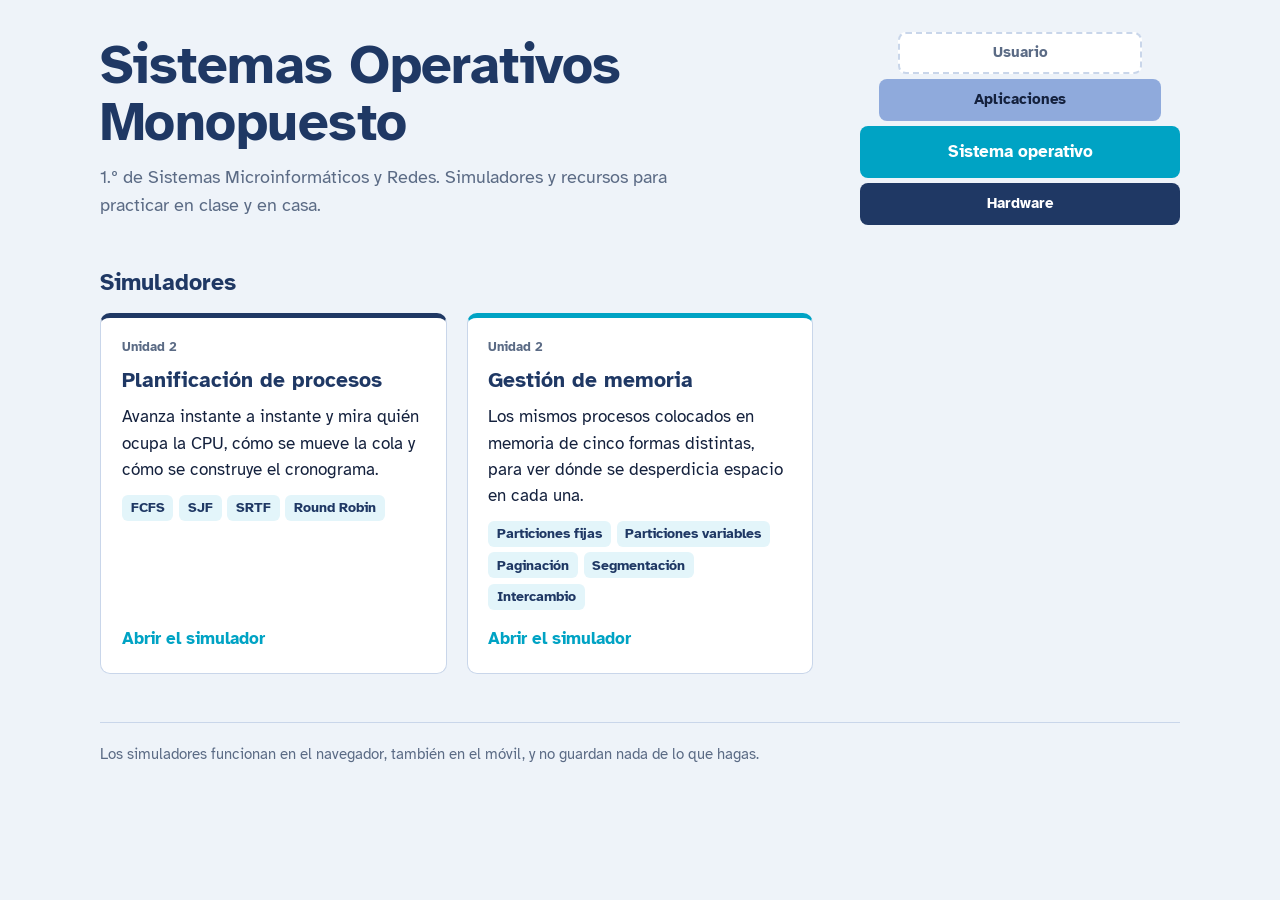
<file: index.html>
<!DOCTYPE html>
<html lang="es">
<head>
<meta charset="utf-8">
<meta name="viewport" content="width=device-width, initial-scale=1, viewport-fit=cover">
<title>SOM · Sistemas Operativos Monopuesto</title>
<meta name="description" content="Simuladores y recursos del módulo Sistemas Operativos Monopuesto (1.º de SMX).">
<link rel="icon" href="assets/favicon.svg" type="image/svg+xml">
<link rel="preconnect" href="https://fonts.googleapis.com">
<link rel="preconnect" href="https://fonts.gstatic.com" crossorigin>
<link href="https://fonts.googleapis.com/css2?family=Atkinson+Hyperlegible:wght@400;700&display=swap" rel="stylesheet">
<link rel="stylesheet" href="assets/som.css">
</head>
<body>
<div class="envoltorio">
  <header class="cabecera">
    <div class="titulo">
      <h1>Sistemas Operativos Monopuesto</h1>
      <p class="sub">1.º de Sistemas Microinformáticos y Redes. Simuladores y recursos para practicar en clase y en casa.</p>
    </div>
    <div class="capas" aria-hidden="true">
      <span class="c-usuario">Usuario</span>
      <span class="c-apps">Aplicaciones</span>
      <span class="c-so">Sistema operativo</span>
      <span class="c-hw">Hardware</span>
    </div>
  </header>

  <main id="apartados">
    <noscript>
      <p><a href="simuladores/planificacion/index.html">Planificación de procesos</a></p>
      <p><a href="simuladores/memoria/index.html">Gestión de memoria</a></p>
    </noscript>
  </main>

  <footer>
    <p>Los simuladores funcionan en el navegador, también en el móvil, y no guardan nada de lo que hagas.</p>
  </footer>
</div>
<script src="assets/recursos.js"></script>
<script src="assets/portada.js"></script>
</body>
</html>
</file>
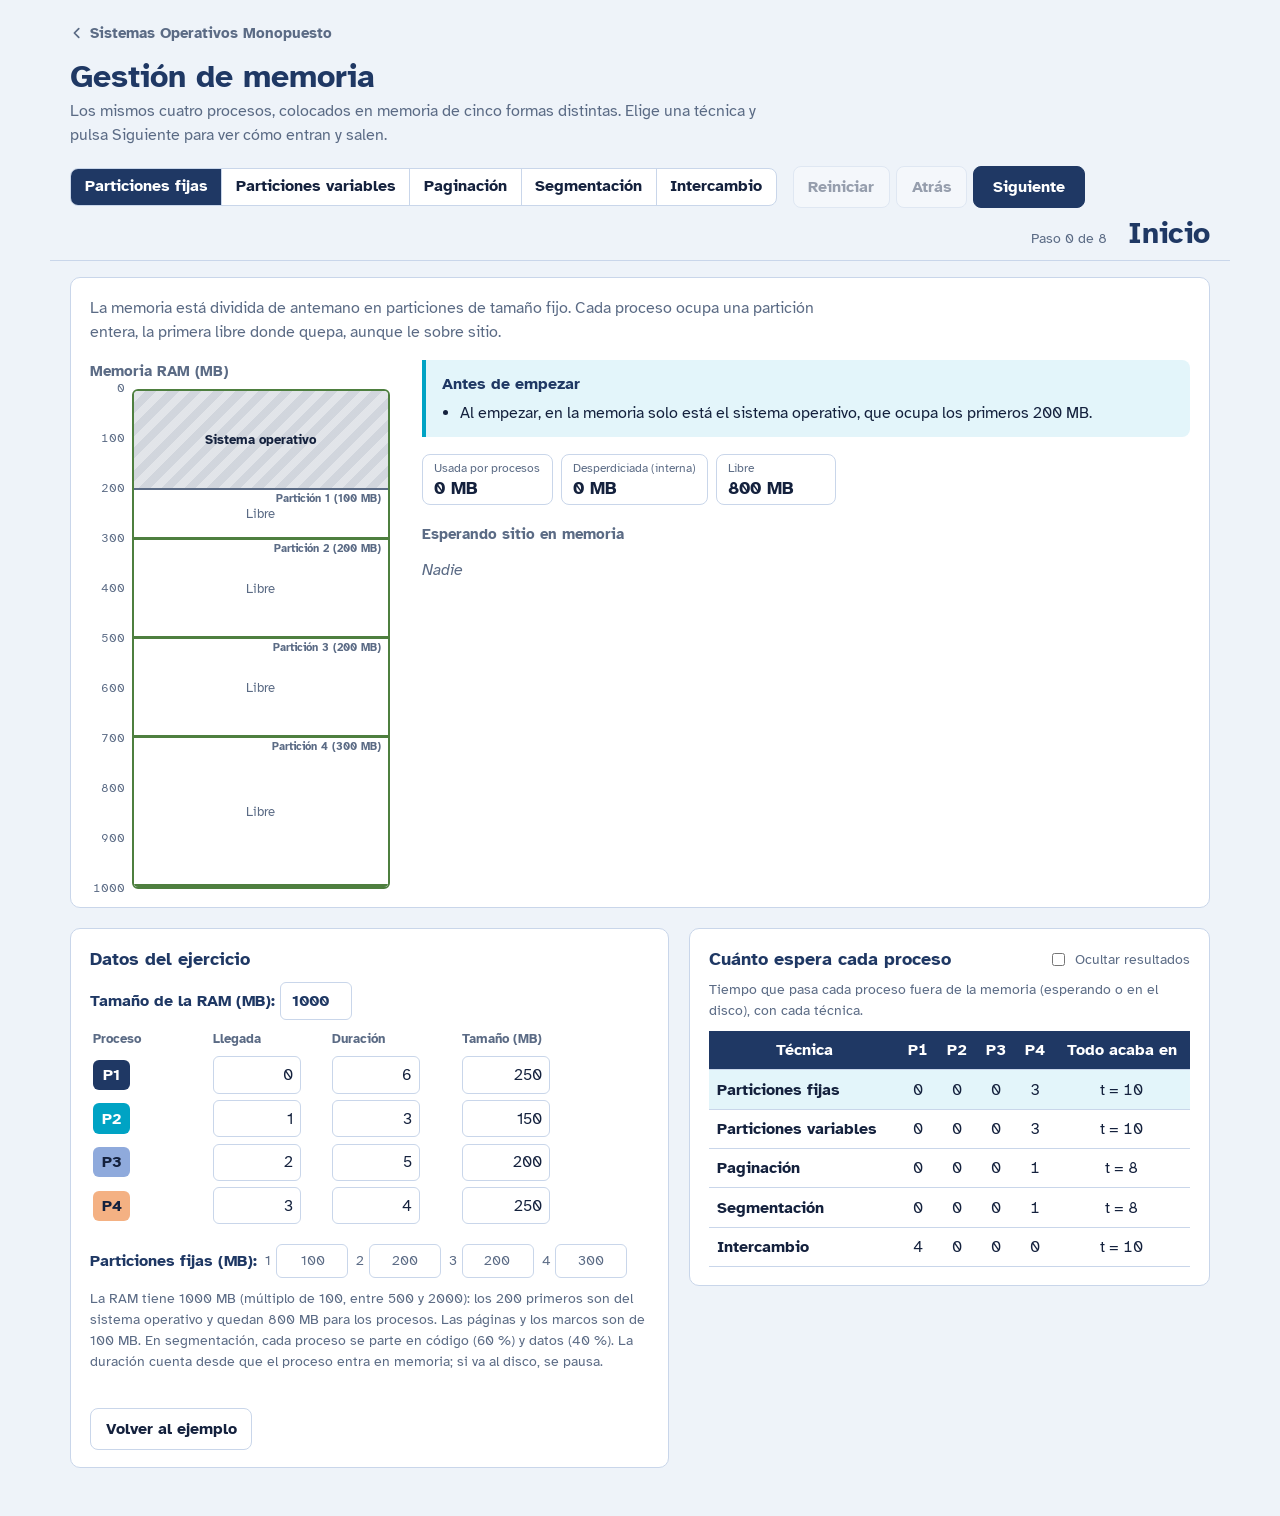
<file: simuladores/memoria/index.html>
<!DOCTYPE html>
<html lang="es">
<head>
<meta charset="utf-8">
<meta name="viewport" content="width=device-width, initial-scale=1, viewport-fit=cover">
<title>Gestión de memoria · SOM</title>
<link rel="preconnect" href="https://fonts.googleapis.com">
<link rel="preconnect" href="https://fonts.gstatic.com" crossorigin>
<link href="https://fonts.googleapis.com/css2?family=Atkinson+Hyperlegible:wght@400;700&display=swap" rel="stylesheet">
<style>
:root{
  color-scheme: light;
  --fondo:#EEF3F9; --panel:#FFFFFF; --tinta:#14213D; --suave:#5B6B85; --linea:#C9D6EA;
  --navy:#1F3864; --cian:#00A3C4; --cian-claro:#E3F5FA; --aviso:#B54708; --ram:#4E7F3F; --ram-claro:#EAF3E4; --so:#5B6B85; --swap:#A8642A; --swap-claro:#F6EADF;
  --p1:#1F3864; --p2:#00A3C4; --p3:#8FAADC; --p4:#F4B183;
  --t1:#FFFFFF; --t2:#FFFFFF; --t3:#14213D; --t4:#14213D;
  --fuente:"Atkinson Hyperlegible", "Segoe UI", system-ui, -apple-system, sans-serif;
}
@media (prefers-color-scheme: dark){
  :root:not([data-theme="light"]){
    color-scheme: dark;
    --fondo:#0D1626; --panel:#16223A; --tinta:#E6EDF7; --suave:#9AAAC4; --linea:#2C3D5E;
    --navy:#9DC3E6; --cian:#33C3E0; --cian-claro:#123247; --aviso:#F5A35C; --ram:#8CC37A; --ram-claro:#1C3324; --so:#9AAAC4; --swap:#E0A36B; --swap-claro:#3A2A1C;
    --p1:#4A6FB5;
  }
}
:root[data-theme="dark"]{
  color-scheme: dark;
  --fondo:#0D1626; --panel:#16223A; --tinta:#E6EDF7; --suave:#9AAAC4; --linea:#2C3D5E;
  --navy:#9DC3E6; --cian:#33C3E0; --cian-claro:#123247; --aviso:#F5A35C; --ram:#8CC37A; --ram-claro:#1C3324; --so:#9AAAC4; --swap:#E0A36B; --swap-claro:#3A2A1C;
  --p1:#4A6FB5;
}
:root{box-sizing:border-box;padding-top:env(safe-area-inset-top,0px);padding-bottom:env(safe-area-inset-bottom,0px)}
*,*::before,*::after{box-sizing:inherit}
html{scroll-padding-top:env(safe-area-inset-top,0px)}
body{margin:0;background:var(--fondo);color:var(--tinta);font-family:var(--fuente);font-size:1rem;line-height:1.5}
body::before{content:"";position:fixed;inset:0 0 auto;height:env(safe-area-inset-top,0px);z-index:10;background:var(--fondo)}
button,input{font:inherit;color:inherit}
:focus-visible{outline:3px solid var(--cian);outline-offset:2px}

.envoltorio{max-width:1180px;margin:0 auto;padding:1.25rem 1.25rem 3rem}
h1{margin:0 0 .2rem;font-size:clamp(1.5rem,3vw,2rem);line-height:1.15;color:var(--navy)}
.intro{margin:0 0 .5rem;color:var(--suave);max-width:70ch}
h2{margin:0 0 .6rem;font-size:1.1rem;color:var(--navy)}
h3{margin:0 0 .4rem;font-size:.95rem;color:var(--suave);font-weight:700}

/* Barra fija con técnica y controles */
.barra{position:sticky;top:env(safe-area-inset-top,0px);z-index:20;background:var(--fondo);margin:0 -1.25rem 1rem;padding:.7rem 1.25rem;border-bottom:1px solid var(--linea)}
.barra-in{display:flex;flex-wrap:wrap;align-items:center;gap:.6rem 1rem}
.tecnicas{display:flex;border:1px solid var(--linea);border-radius:8px;overflow:hidden;background:var(--panel)}
.tecnicas button{border:0;border-left:1px solid var(--linea);background:none;padding:.5rem .85rem;font-weight:700;cursor:pointer;line-height:1.2}
.tecnicas button:first-child{border-left:0}
.tecnicas button[aria-pressed="true"]{background:var(--navy);color:var(--panel)}
.controles{display:flex;gap:.4rem;align-items:center}
.boton{border:1px solid var(--linea);background:var(--panel);border-radius:8px;padding:.5rem .9rem;cursor:pointer;font-weight:700}
.boton:hover{border-color:var(--cian)}
.boton:disabled{opacity:.4;cursor:not-allowed}
.boton.principal{background:var(--navy);color:var(--panel);border-color:var(--navy);min-width:7rem}
.estado{margin-left:auto;display:flex;align-items:baseline;gap:.8rem;font-variant-numeric:tabular-nums}
.estado .t{font-size:1.9rem;font-weight:700;color:var(--navy);line-height:1;min-width:4.5ch;text-align:right}
.estado .paso{color:var(--suave);font-size:.9rem}

.bloque{background:var(--panel);border:1px solid var(--linea);border-radius:10px;padding:1.1rem 1.2rem}
.desc{margin:0 0 1rem;color:var(--suave);max-width:75ch}

/* Escena */
.escena{display:grid;grid-template-columns:minmax(240px,300px) 1fr;gap:1.25rem 2rem;align-items:start}
.ram-marco{display:grid;grid-template-columns:2.6rem 1fr;height:500px}
.ticks{position:relative;font-size:.72rem;color:var(--suave);font-variant-numeric:tabular-nums}
.ticks span{position:absolute;right:.4rem;transform:translateY(-50%);white-space:nowrap}
.ram{position:relative;border:2px solid var(--ram);border-radius:6px;background:var(--panel);overflow:hidden}
.blq{position:absolute;left:0;right:0;display:flex;align-items:center;justify-content:center;text-align:center;font-size:.82rem;font-weight:700;overflow:hidden;white-space:nowrap;line-height:1.1;padding:0 .3rem;border-bottom:1px solid var(--panel)}
.con-marcos .blq{left:2.4rem}
.blq.so{background:repeating-linear-gradient(135deg,color-mix(in srgb,var(--so) 18%,var(--panel)) 0 8px,color-mix(in srgb,var(--so) 28%,var(--panel)) 8px 16px);color:var(--tinta);border-bottom:2px solid var(--so)}
.blq.proc{background:var(--c);color:var(--ct)}
.blq.proc.datos{background:color-mix(in srgb,var(--c) 45%,var(--panel));color:var(--tinta)}
.blq.libre{color:var(--suave);font-weight:400;background:var(--panel);border-bottom:1px dashed var(--linea)}
.blq.frag{background:repeating-linear-gradient(45deg,transparent 0 5px,color-mix(in srgb,var(--aviso) 55%,var(--panel)) 5px 6px);color:var(--aviso);font-weight:400;font-size:.74rem}
.blq.frag span{background:var(--panel);border-radius:3px;padding:0 .3rem;line-height:1.25}
.blq.nuevo{animation:entra .45s ease-out}
@keyframes entra{from{opacity:0;transform:scaleY(.6)}to{opacity:1;transform:none}}
.particion{position:absolute;left:0;right:0;border-bottom:3px solid var(--ram);pointer-events:none;z-index:2}
.particion .num{position:absolute;right:.25rem;top:.1rem;font-size:.66rem;color:var(--suave);font-weight:700;background:var(--panel);border-radius:3px;padding:0 .2rem;line-height:1.3}
.marco-num{position:absolute;left:0;width:2.4rem;display:flex;align-items:center;justify-content:center;font-size:.72rem;font-weight:700;color:var(--ram);background:var(--ram-claro);border-right:1px solid color-mix(in srgb,var(--ram) 40%,var(--panel));border-bottom:1px solid var(--ram)}
.marco-linea{position:absolute;left:0;right:0;border-bottom:1px solid var(--ram);pointer-events:none;z-index:2}

.lado{display:grid;gap:1.1rem;min-width:0}
.sucesos{padding:.75rem 1rem;background:var(--cian-claro);border-left:4px solid var(--cian);border-radius:0 8px 8px 0;min-height:4rem}
.sucesos strong{color:var(--navy)}
.sucesos ul{margin:.3rem 0 0;padding-left:1.1rem}
.sucesos li+li{margin-top:.25rem}
.metricas{display:flex;flex-wrap:wrap;gap:.5rem}
.metrica{border:1px solid var(--linea);border-radius:8px;padding:.35rem .7rem;line-height:1.25;min-width:7.5rem}
.metrica span{display:block;font-size:.78rem;color:var(--suave)}
.metrica b{font-variant-numeric:tabular-nums;font-size:1.1rem}
.metrica small{color:var(--suave);font-size:.8rem}
.metrica.alerta{border-color:var(--aviso)}
.metrica.alerta b{color:var(--aviso)}
.cola{display:flex;flex-wrap:wrap;gap:.4rem;min-height:2.2rem;align-items:center}
.ficha{display:inline-flex;align-items:baseline;gap:.35rem;padding:.3rem .6rem;border-radius:7px;font-weight:700;background:var(--c);color:var(--ct)}
.ficha small{font-weight:400;font-size:.8rem}
.vacia{color:var(--suave);font-style:italic}
.elegir{display:flex;flex-wrap:wrap;gap:.35rem;margin-bottom:.5rem}
.elegir button{border:2px solid transparent;border-radius:7px;padding:.2rem .6rem;font-weight:700;cursor:pointer;background:var(--c);color:var(--ct);opacity:.55}
.elegir button[aria-pressed="true"]{opacity:1;border-color:var(--tinta)}
table.mini{border-collapse:collapse;font-size:.9rem;font-variant-numeric:tabular-nums}
table.mini th,table.mini td{border:1px solid var(--linea);padding:.25rem .7rem;text-align:center}
table.mini th{background:var(--cian-claro);font-weight:700;color:var(--navy)}
.caja-tabla[hidden],.disco-caja[hidden],.rechazo-caja[hidden],.parts[hidden]{display:none}
.rechazo-caja{border:2px solid var(--aviso);border-radius:8px;padding:.6rem .75rem}
.rechazo-caja h3{color:var(--aviso)}
.rechazo-caja .ficha{opacity:.6;text-decoration:line-through}
.disco-caja{border:2px solid var(--swap);background:var(--swap-claro);border-radius:8px;padding:.6rem .75rem}
.disco-caja h3{color:var(--swap)}

/* Datos y comparativa */
.inferior{display:grid;grid-template-columns:1.15fr 1fr;gap:1.25rem;margin-top:1.25rem;align-items:start}
.tabla-scroll{overflow-x:auto}
table.procesos{border-collapse:collapse;width:100%;min-width:430px}
table.procesos th{font-size:.8rem;font-weight:700;color:var(--suave);text-align:left;padding:0 .2rem .35rem;line-height:1.2}
table.procesos td{padding:.2rem}
table.procesos input{width:100%;max-width:5.5rem;padding:.35rem .45rem;border:1px solid var(--linea);border-radius:6px;background:transparent;text-align:right;-moz-appearance:textfield;appearance:textfield}
table.procesos input::-webkit-inner-spin-button,table.procesos input::-webkit-outer-spin-button{-webkit-appearance:none;margin:0}
table.procesos .total{font-weight:700;text-align:right;padding-right:.6rem;font-variant-numeric:tabular-nums}
.muestra{display:inline-flex;align-items:center;justify-content:center;min-width:2.3rem;padding:.2rem .4rem;border-radius:6px;font-weight:700;background:var(--c);color:var(--ct)}
.parts{display:flex;flex-wrap:wrap;gap:.5rem;align-items:center;margin-top:1rem}
.parts label{display:flex;align-items:center;gap:.3rem;font-size:.9rem;color:var(--suave)}
.parts input{width:4.5rem;padding:.35rem .45rem;border:1px solid var(--linea);border-radius:6px;background:transparent;text-align:right;-moz-appearance:textfield;appearance:textfield}
.nota{color:var(--suave);font-size:.88rem;margin:.6rem 0 0}
.error{color:var(--aviso);font-size:.92rem;margin:.5rem 0 0;min-height:1.2em;font-weight:700}
.fila-botones{margin-top:.6rem}
.cabecera-res{display:flex;flex-wrap:wrap;justify-content:space-between;align-items:center;gap:.5rem;margin-bottom:.4rem}
.cabecera-res h2{margin:0}
.interruptor{display:flex;align-items:center;gap:.45rem;font-size:.9rem;color:var(--suave);cursor:pointer}
table.res{width:100%;border-collapse:collapse;font-variant-numeric:tabular-nums;min-width:400px}
table.res th,table.res td{padding:.45rem .5rem;text-align:center;border-bottom:1px solid var(--linea)}
table.res thead th{background:var(--navy);color:var(--panel);font-weight:700}
table.res tbody th{text-align:left;font-weight:700}
table.res tr.actual{background:var(--cian-claro)}
table.res .nunca{color:var(--aviso);font-weight:700}
.oculto td{color:transparent;background:repeating-linear-gradient(45deg,transparent 0 6px,var(--linea) 6px 7px)}

@media (max-width:900px){.inferior{grid-template-columns:1fr}}
@media (max-width:680px){
  .escena{grid-template-columns:1fr}
  .tecnicas{display:grid;grid-template-columns:1fr 1fr;width:100%}
  .tecnicas button:nth-child(3){border-left:0}
  .tecnicas button:nth-child(n+3){border-top:1px solid var(--linea)}
  .tecnicas button:nth-child(5){grid-column:1 / -1;border-left:0}
  .estado{margin-left:0}
}
@media (prefers-reduced-motion:reduce){*{animation:none!important;transition:none!important}}
</style>
<link rel="icon" href="../../assets/favicon.svg" type="image/svg+xml">
<style>/* Enlace a la portada de SOM */
.som-volver{margin:0 0 .75rem;font-size:.92rem}
.som-volver a{display:inline-flex;align-items:center;gap:.35rem;color:var(--suave);font-weight:700;text-decoration:none;padding:.15rem 0}
.som-volver a:hover{color:var(--navy);text-decoration:underline}
</style>
</head>
<body>
<div class="envoltorio">
  <nav class="som-volver" aria-label="Volver"><a href="../../index.html"><svg width="14" height="14" viewBox="0 0 16 16" aria-hidden="true"><path d="M10 3 5 8l5 5" fill="none" stroke="currentColor" stroke-width="2" stroke-linecap="round" stroke-linejoin="round"/></svg>Sistemas Operativos Monopuesto</a></nav>
  <h1>Gestión de memoria</h1>
  <p class="intro">Los mismos cuatro procesos, colocados en memoria de cinco formas distintas. Elige una técnica y pulsa Siguiente para ver cómo entran y salen.</p>

  <div class="barra">
    <div class="barra-in">
      <div class="tecnicas" id="tecnicas" role="group" aria-label="Técnica">
        <button type="button" data-tec="fijas" aria-pressed="true">Particiones fijas</button>
        <button type="button" data-tec="variables" aria-pressed="false">Particiones variables</button>
        <button type="button" data-tec="paginacion" aria-pressed="false">Paginación</button>
        <button type="button" data-tec="segmentacion" aria-pressed="false">Segmentación</button>
        <button type="button" data-tec="intercambio" aria-pressed="false">Intercambio</button>
      </div>
      <div class="controles">
        <button type="button" class="boton" id="reiniciar">Reiniciar</button>
        <button type="button" class="boton" id="atras">Atrás</button>
        <button type="button" class="boton principal" id="siguiente">Siguiente</button>
      </div>
      <div class="estado" aria-live="polite">
        <span class="paso" id="paso"></span>
        <span class="t" id="reloj"></span>
      </div>
    </div>
  </div>

  <section class="bloque" aria-label="Simulación">
    <p class="desc" id="desc"></p>
    <div class="escena">
      <div>
        <h3>Memoria RAM (MB)</h3>
        <div class="ram-marco">
          <div class="ticks" id="ticks" aria-hidden="true"></div>
          <div class="ram" id="ram"></div>
        </div>
      </div>
      <div class="lado">
        <div class="sucesos" id="sucesos" aria-live="polite"></div>
        <div class="metricas" id="metricas"></div>
        <div>
          <h3>Esperando sitio en memoria</h3>
          <div class="cola" id="cola"></div>
        </div>
        <div class="rechazo-caja" id="caja-rechazo" hidden>
          <h3>Rechazados: no caben nunca</h3>
          <div class="cola" id="rechazo"></div>
        </div>
        <div class="disco-caja" id="caja-disco" hidden>
          <h3>En el disco (área de intercambio)</h3>
          <div class="cola" id="disco"></div>
        </div>
        <div class="caja-tabla" id="caja-tabla">
          <h3 id="titulo-tabla"></h3>
          <div class="elegir" id="elegir"></div>
          <div id="tabla"></div>
        </div>
      </div>
    </div>
  </section>

  <div class="inferior">
    <section class="bloque" aria-label="Datos del ejercicio">
      <h2>Datos del ejercicio</h2>
      <div class="parts" style="margin:0 0 .8rem"><label style="font-weight:700;color:var(--navy);font-size:1rem">Tamaño de la RAM (MB): <input type="number" id="ram-tam" min="500" max="2000" step="100" value="1000"></label></div>
      <div class="tabla-scroll">
        <table class="procesos">
          <thead><tr><th>Proceso</th><th>Llegada</th><th>Duración</th><th>Tamaño (MB)</th></tr></thead>
          <tbody id="filas"></tbody>
        </table>
      </div>
      <div class="parts" id="parts"><span style="font-weight:700;color:var(--navy)">Particiones fijas (MB):</span></div>
      <div class="parts" id="fila-swap" hidden><label style="font-weight:700;color:var(--navy);font-size:1rem">Área de intercambio en el disco (MB): <input type="number" id="swap-tam" min="0" max="4000" step="50" value="500"></label></div>
      <p class="nota">La RAM tiene <span id="txt-ram">1000</span> MB (múltiplo de 100, entre 500 y 2000): los 200 primeros son del sistema operativo y quedan <span id="txt-libre">800</span> MB para los procesos. Las páginas y los marcos son de 100 MB. En segmentación, cada proceso se parte en código (60 %) y datos (40 %). La duración cuenta desde que el proceso entra en memoria; si va al disco, se pausa.</p>
      <p class="error" id="error" role="alert"></p>
      <div class="fila-botones"><button type="button" class="boton" id="ejemplo">Volver al ejemplo</button></div>
    </section>

    <section class="bloque" aria-label="Comparativa">
      <div class="cabecera-res">
        <h2>Cuánto espera cada proceso</h2>
        <label class="interruptor"><input type="checkbox" id="ocultar"> Ocultar resultados</label>
      </div>
      <p class="nota" style="margin:0 0 .6rem">Tiempo que pasa cada proceso fuera de la memoria (esperando o en el disco), con cada técnica.</p>
      <div class="tabla-scroll"><table class="res" id="comparativa"></table></div>
    </section>
  </div>
</div>

<script id="motor">
const SO = 200, PAG = 100;
let RAM = 1000, NMARCOS = 10;
function ponerRAM(v) { RAM = v; NMARCOS = v / PAG; }
const EJEMPLO = {
  procs: [
    { lleg: 0, dur: 6, tam: 250 },
    { lleg: 1, dur: 3, tam: 150 },
    { lleg: 2, dur: 5, tam: 200 },
    { lleg: 3, dur: 4, tam: 250 }
  ],
  parts: [100, 200, 200, 300],
  ram: 1000,
  swap: 500
};

function lista(items, unidad) {
  const u = unidad || "";
  if (items.length === 1) return items[0] + u;
  return items.slice(0, -1).join(", ") + " y " + items[items.length - 1] + u;
}

function huecos(ocupados) {
  const ord = [...ocupados].sort((a, b) => a.ini - b.ini);
  const res = [];
  let pos = SO;
  for (const o of ord) {
    if (o.ini > pos) res.push({ ini: pos, tam: o.ini - pos });
    pos = Math.max(pos, o.ini + o.tam);
  }
  if (pos < RAM) res.push({ ini: pos, tam: RAM - pos });
  return res;
}

// Segmentación: 60 % código y 40 % datos, redondeado a decenas y con al menos 10 MB cada uno
function partirSegmentos(tam) {
  let cod = Math.max(10, Math.round(tam * 0.6 / 10) * 10);
  if (tam - cod < 10) cod = tam - 10;
  return [cod, tam - cod];
}

function simular(tec, procs, parts, swap) {
  const SWAP = swap === undefined ? Infinity : swap; // tamaño del área de intercambio en el disco
  const P = procs.map((p, i) => {
    const [cod, dat] = partirSegmentos(p.tam);
    return {
      nom: "P" + (i + 1), i, cod, dat, tam: p.tam,
      lleg: p.lleg, dur: p.dur, rem: p.dur, desde: null, entra: null, sale: null, nunca: false, llegado: false
    };
  });
  const enMem = new Set();
  let disco = [];                // intercambio: procesos sacados al disco
  const ud = n => n === 1 ? "unidad" : "unidades";
  let allocs = [];               // variables y segmentación: {ini, tam, proc, seg}
  let particiones = null;        // fijas: {num, ini, tam, proc}
  const marcos = Array(NMARCOS).fill(null); // paginación: {proc, pag}
  if (tec === "fijas") {
    let ini = SO;
    particiones = parts.map((tam, k) => { const o = { num: k + 1, ini, tam, proc: null }; ini += tam; return o; });
  }

  function nuncaCabe(p) {
    if (tec === "fijas") {
      const max = Math.max(...parts);
      if (p.tam > max) return `La partición más grande es de ${max} MB, así que ${p.nom} no cabe en ninguna y no podrá entrar nunca: el sistema lo rechaza.`;
    } else if (tec === "paginacion") {
      const n = Math.ceil(p.tam / PAG);
      if (n > NMARCOS - SO / PAG) return `Necesita ${n} marcos y solo hay ${NMARCOS - SO / PAG} para procesos, así que no podrá entrar nunca: el sistema lo rechaza.`;
    } else if (p.tam > RAM - SO) {
      return `Solo hay ${RAM - SO} MB para procesos, así que ${p.nom} no podrá entrar nunca: el sistema lo rechaza.`;
    }
    return null;
  }

  function colocar(p, vuelve) {
    if (tec === "fijas") {
      const part = particiones.find(x => x.proc === null && x.tam >= p.tam);
      if (!part) return null;
      part.proc = p.i;
      const sob = part.tam - p.tam;
      return `${p.nom} entra en la partición ${part.num}, de ${part.tam} MB.` +
        (sob ? ` Le sobran ${sob} MB que nadie más puede usar: es fragmentación interna.` : " La llena justo, sin desperdiciar nada.");
    }
    if (tec === "variables" || tec === "intercambio") {
      const h = huecos(allocs).find(h => h.tam >= p.tam);
      if (!h) return null;
      allocs.push({ ini: h.ini, tam: p.tam, proc: p.i });
      if (vuelve) return `${p.nom} vuelve del disco a la memoria y ocupa de ${h.ini} a ${h.ini + p.tam} MB. ${p.rem === 1 ? "Le queda" : "Le quedan"} ${p.rem} ${ud(p.rem)} de tiempo.`;
      return `${p.nom} entra en el primer hueco donde cabe y ocupa de ${h.ini} a ${h.ini + p.tam} MB, justo lo que necesita.`;
    }
    if (tec === "paginacion") {
      const n = Math.ceil(p.tam / PAG);
      const libres = [];
      for (let m = SO / PAG; m < NMARCOS; m++) if (!marcos[m]) libres.push(m);
      if (libres.length < n) return null;
      const usa = libres.slice(0, n);
      usa.forEach((m, k) => { marcos[m] = { proc: p.i, pag: k }; });
      p.marcos = usa;
      const nombres = usa.map(m => "M" + m);
      let txt = n === 1
        ? `${p.nom} cabe en una sola página, que entra en el marco ${nombres[0]}.`
        : `${p.nom} se parte en ${n} páginas de 100 MB, que entran en los marcos ${lista(nombres)}.`;
      const sob = n * PAG - p.tam;
      if (sob) txt += ` La última página solo usa ${PAG - sob} MB: se pierden ${sob} MB por fragmentación interna.`;
      const seguidos = usa.every((m, k) => k === 0 || m === usa[k - 1] + 1);
      if (!seguidos) txt += " Los marcos no están seguidos, y no pasa nada: la tabla de páginas dice dónde está cada página.";
      return txt;
    }
    // segmentación
    const hs = huecos(allocs).map(h => ({ ...h }));
    const res = [];
    for (const [seg, tam] of [["código", p.cod], ["datos", p.dat]]) {
      const h = hs.find(h => h.tam >= tam);
      if (!h) return null;
      res.push({ ini: h.ini, tam, proc: p.i, seg });
      h.ini += tam; h.tam -= tam;
    }
    allocs.push(...res);
    p.segs = res;
    const [c, d] = res;
    let txt = `${p.nom} entra por segmentos: el código (${c.tam} MB) va de ${c.ini} a ${c.ini + c.tam} y los datos (${d.tam} MB), de ${d.ini} a ${d.ini + d.tam}.`;
    if (d.ini !== c.ini + c.tam) txt += " Los dos segmentos no están juntos: cada uno va al primer hueco donde cabe.";
    return txt;
  }

  function textoSale(p) {
    if (tec === "fijas") {
      const part = particiones.find(x => x.proc === p.i);
      return `${p.nom} termina y deja libre la partición ${part.num}.`;
    }
    if (tec === "paginacion") {
      const ms = p.marcos.map(m => "M" + m);
      return ms.length === 1 ? `${p.nom} termina y deja libre el marco ${ms[0]}.` : `${p.nom} termina y deja libres los marcos ${lista(ms)}.`;
    }
    if (tec === "segmentacion") return `${p.nom} termina y deja libres sus dos segmentos (${p.tam} MB en total).`;
    const a = allocs.find(x => x.proc === p.i);
    return `${p.nom} termina y deja libres sus ${p.tam} MB, de ${a.ini} a ${a.ini + a.tam}.`;
  }

  function liberar(p) {
    if (tec === "fijas") particiones.find(x => x.proc === p.i).proc = null;
    else if (tec === "paginacion") p.marcos.forEach(m => { marcos[m] = null; });
    else allocs = allocs.filter(x => x.proc !== p.i);
  }

  function textoEspera(p, nuevo) {
    const pre = nuevo ? `${p.nom} tiene que esperar` : `${p.nom} sigue esperando`;
    if (tec === "fijas") {
      const libres = particiones.filter(x => x.proc === null);
      if (!libres.length) return `${pre}: no queda ninguna partición libre.`;
      if (libres.length === 1) return `${pre}: la única partición libre es de ${libres[0].tam} MB y no cabe.`;
      return `${pre}: las particiones libres son de ${lista(libres.map(x => x.tam), " MB")} y no cabe en ninguna.`;
    }
    if (tec === "paginacion") {
      const n = Math.ceil(p.tam / PAG);
      const f = marcos.slice(SO / PAG).filter(m => !m).length;
      if (!f) return `${pre}: necesita ${n} marcos y no queda ninguno libre.`;
      return `${pre}: necesita ${n} marcos y solo ${f === 1 ? "queda 1 libre" : "quedan " + f + " libres"}.`;
    }
    const hs = huecos(allocs);
    const total = hs.reduce((s, h) => s + h.tam, 0);
    if (!total) return `${pre}: la memoria está llena.`;
    if (total < p.tam) return `${pre}: solo quedan ${total} MB libres.`;
    const tams = lista(hs.map(h => h.tam), " MB");
    if (tec === "variables" || tec === "intercambio")
      return `${pre} aunque hay ${total} MB libres: están repartidos en huecos de ${tams} y no cabe en ninguno. Esto es la fragmentación externa.`;
    return `${pre} aunque hay ${total} MB libres: sus segmentos no caben en los huecos que hay (${tams}). También aquí hay fragmentación externa.`;
  }

  function foto(t, sucesos, entran, cola) {
    const bloques = [{ ini: 0, tam: SO, tipo: "so", et: "Sistema operativo" }];
    let interna = 0, usada = 0;
    P.forEach(p => { if (enMem.has(p.i)) usada += p.tam; });
    const tablas = {};
    if (tec === "fijas") {
      for (const x of particiones) {
        if (x.proc === null) { bloques.push({ ini: x.ini, tam: x.tam, tipo: "libre", et: "Libre" }); continue; }
        const p = P[x.proc];
        bloques.push({ ini: x.ini, tam: p.tam, tipo: "proc", proc: p.i, et: `${p.nom} (${p.tam} MB)`, key: p.nom });
        const sob = x.tam - p.tam;
        if (sob) { interna += sob; bloques.push({ ini: x.ini + p.tam, tam: sob, tipo: "frag", et: `${sob} MB sin usar` }); }
      }
    } else if (tec === "paginacion") {
      for (let m = SO / PAG; m < NMARCOS; m++) {
        const c = marcos[m];
        if (!c) { bloques.push({ ini: m * PAG, tam: PAG, tipo: "libre", et: "Libre" }); continue; }
        const p = P[c.proc];
        const usa = Math.min(PAG, p.tam - c.pag * PAG);
        bloques.push({ ini: m * PAG, tam: usa, tipo: "proc", proc: p.i, et: `${p.nom} pág. ${c.pag}`, key: p.nom + "-" + c.pag });
        if (usa < PAG) { interna += PAG - usa; bloques.push({ ini: m * PAG + usa, tam: PAG - usa, tipo: "frag", et: `${PAG - usa} MB sin usar` }); }
      }
      P.forEach(p => { if (enMem.has(p.i)) tablas[p.i] = p.marcos.map((m, k) => [k, "M" + m]); });
    } else {
      for (const a of allocs) {
        const p = P[a.proc];
        if (tec !== "segmentacion") bloques.push({ ini: a.ini, tam: a.tam, tipo: "proc", proc: p.i, et: `${p.nom} (${p.tam} MB)`, key: p.nom });
        else bloques.push({ ini: a.ini, tam: a.tam, tipo: "proc", proc: p.i, seg: a.seg, et: `${p.nom} ${a.seg}`, key: p.nom + "-" + a.seg });
      }
      for (const h of huecos(allocs)) bloques.push({ ini: h.ini, tam: h.tam, tipo: "libre", et: `Libre (${h.tam} MB)` });
      if (tec === "segmentacion")
        P.forEach(p => { if (enMem.has(p.i)) tablas[p.i] = p.segs.map(s => [s.seg, s.ini, s.tam]); });
    }
    const libre = RAM - SO - usada - interna;
    const nHuecos = (tec !== "fijas" && tec !== "paginacion") ? huecos(allocs).length : null;
    return {
      t, sucesos, entran, bloques,
      particiones: particiones ? particiones.map(x => ({ num: x.num, ini: x.ini, tam: x.tam })) : null,
      cola: cola.map(p => p.i), enMem: [...enMem], tablas,
      rechazados: P.filter(p => p.nunca).map(p => p.i),
      disco: disco.map(p => ({ i: p.i, tam: p.tam, rem: p.rem })),
      met: { usada, interna, libre, nHuecos, disco: disco.reduce((s, p) => s + p.tam, 0), swap: SWAP }
    };
  }

  const pasos = [foto(null, ["Al empezar, en la memoria solo está el sistema operativo, que ocupa los primeros 200 MB."], [], [])];
  let cola = [];
  for (let vuelta = 0; vuelta < 500; vuelta++) {
    const cand = [];
    P.forEach(p => { if (!p.llegado) cand.push(p.lleg); if (enMem.has(p.i)) cand.push(p.sale); });
    if (!cand.length) break;
    const t = Math.min(...cand);
    const suc = [];
    const salen = P.filter(p => enMem.has(p.i) && p.sale === t);
    salen.forEach(p => { suc.push(textoSale(p)); liberar(p); enMem.delete(p.i); });
    const llegan = P.filter(p => !p.llegado && p.lleg === t);
    llegan.forEach(p => {
      p.llegado = true;
      const nunca = nuncaCabe(p);
      if (nunca) { p.nunca = true; suc.push(`Llega ${p.nom}, que necesita ${p.tam} MB. ` + nunca); return; }
      cola.push(p);
      suc.push(tec === "segmentacion"
        ? `Llega ${p.nom}, que necesita ${p.tam} MB: ${p.cod} de código y ${p.dat} de datos.`
        : `Llega ${p.nom}, que necesita ${p.tam} MB.`);
    });
    const entran = [], aDisco = [], sinDisco = {};
    const enDisco = () => disco.reduce((s, q) => s + q.tam, 0);
    const admitir = (p, txt) => {
      if (p.entra === null) p.entra = t;
      p.desde = t; p.sale = t + p.rem;
      enMem.add(p.i); entran.push(p.i);
      suc.push(txt);
    };
    for (const p of [...disco]) {
      const txt = colocar(p, true);
      if (!txt) continue;
      disco = disco.filter(q => q !== p);
      admitir(p, txt);
    }
    for (const p of [...cola]) {
      let txt = colocar(p);
      if (!txt && tec === "intercambio") {
        const utiles = P.filter(v => enMem.has(v.i) && v.desde < t)
          .sort((a, b) => a.desde - b.desde || a.i - b.i)
          .filter(v => huecos(allocs.filter(x => x.proc !== v.i)).some(h => h.tam >= p.tam));
        const victima = utiles.find(v => enDisco() + v.tam <= SWAP);
        if (!victima && utiles.length) {
          const v = utiles[0], libreDisco = SWAP - enDisco();
          sinDisco[p.i] = `sacar a ${v.nom} al disco le haría sitio, pero ${v.nom} ocupa ${v.tam} MB y en el área de intercambio ${libreDisco === 0 ? "no queda nada libre" : "solo quedan " + libreDisco + " MB libres"}.`;
        }
        if (victima) {
          victima.rem -= t - victima.desde;
          liberar(victima); enMem.delete(victima.i); victima.sale = null;
          disco.push(victima); aDisco.push(victima);
          suc.push(`${p.nom} no cabe, así que el sistema saca a ${victima.nom} entero al disco (al área de intercambio) para hacerle sitio. ${victima.nom} se queda en pausa: ${victima.rem === 1 ? "le queda" : "le quedan"} ${victima.rem} ${ud(victima.rem)} de tiempo.` + (victima !== utiles[0] ? ` No saca a ${utiles[0].nom}, que lleva más tiempo en memoria, porque sus ${utiles[0].tam} MB no caben en el área de intercambio.` : ""));
          txt = colocar(p);
        }
      }
      if (!txt) continue;
      cola = cola.filter(q => q !== p);
      admitir(p, txt);
    }
    cola.forEach(p => suc.push(sinDisco[p.i]
      ? `${p.nom} ${llegan.includes(p) ? "tiene que esperar" : "sigue esperando"}: ${sinDisco[p.i]}`
      : textoEspera(p, llegan.includes(p))));
    if (salen.length || llegan.length) disco.filter(p => !aDisco.includes(p)).forEach(p => {
      const total = huecos(allocs).reduce((s, h) => s + h.tam, 0);
      suc.push(`${p.nom} sigue en el disco: necesita ${p.tam} MB y ` + (total < p.tam ? `solo quedan ${total} MB libres.` : "ningún hueco es tan grande."));
    });
    if (!enMem.size && !cola.length && !disco.length && P.every(p => p.llegado)) {
      const fuera = P.filter(p => p.nunca).map(p => p.nom);
      suc.push("Ya no queda ningún proceso: la memoria vuelve a estar como al principio.");
      if (fuera.length) suc.push(fuera.length === 1
        ? `${fuera[0]} no ha llegado a entrar nunca: con esta técnica no cabe en la memoria.`
        : `${lista(fuera)} no han llegado a entrar nunca: con esta técnica no caben en la memoria.`);
    }
    pasos.push(foto(t, suc, entran, cola));
  }
  return { pasos, procesos: P };
}
</script>

<script>
const NOMBRES = { fijas: "Particiones fijas", variables: "Particiones variables", paginacion: "Paginación", segmentacion: "Segmentación", intercambio: "Intercambio" };
const DESCRIPCION = {
  fijas: "La memoria está dividida de antemano en particiones de tamaño fijo. Cada proceso ocupa una partición entera, la primera libre donde quepa, aunque le sobre sitio.",
  variables: "No hay particiones: cada proceso ocupa justo lo que necesita, en el primer hueco libre donde quepa. Cuando un proceso sale, deja un hueco.",
  paginacion: "La memoria se divide en marcos de 100 MB y cada proceso, en páginas del mismo tamaño. Cada página puede ir a cualquier marco libre, aunque no estén seguidos.",
  segmentacion: "Cada proceso se divide en dos segmentos, código y datos, de tamaños distintos. Cada segmento va al primer hueco libre donde quepa, por separado.",
  intercambio: "Como las particiones variables, pero si un proceso nuevo no cabe, el sistema saca entero al disco el proceso que lleva más tiempo en memoria y lo vuelve a traer cuando haya sitio. Mientras está en el disco, ese proceso no avanza."
};
const COLORES = [1, 2, 3, 4].map(n => `--c:var(--p${n});--ct:var(--t${n})`);

let datos = JSON.parse(JSON.stringify(EJEMPLO));
let tec = "fijas", pasos = [], idx = 0, elegido = null, anterior = -1, partsOk = true, swapOk = true;
const $ = id => document.getElementById(id);

function ponerTicks() {
  let h = "";
  for (let k = 0; k <= RAM; k += 100) h += `<span style="top:${k / RAM * 100}%">${k}</span>`;
  $("ticks").innerHTML = h;
}

function construirDatos() {
  $("ram-tam").value = datos.ram;
  $("swap-tam").value = datos.swap;
  $("filas").innerHTML = datos.procs.map((p, i) => `
    <tr>
      <td><span class="muestra" style="${COLORES[i]}">P${i + 1}</span></td>
      <td><input type="number" min="0" max="99" step="1" data-i="${i}" data-k="lleg" value="${p.lleg}" aria-label="Llegada de P${i + 1}"></td>
      <td><input type="number" min="1" max="99" step="1" data-i="${i}" data-k="dur" value="${p.dur}" aria-label="Duración de P${i + 1}"></td>
      <td><input type="number" min="20" max="1800" step="10" data-i="${i}" data-k="tam" value="${p.tam}" aria-label="Tamaño de P${i + 1} en MB"></td>
    </tr>`).join("");
  const cont = $("parts");
  cont.querySelectorAll("label").forEach(l => l.remove());
  datos.parts.forEach((v, k) => {
    const l = document.createElement("label");
    l.innerHTML = `${k + 1} <input type="number" min="10" max="1800" step="10" data-part="${k}" value="${v}" aria-label="Tamaño de la partición ${k + 1} en MB">`;
    cont.appendChild(l);
  });
}

function leerDatos() {
  const err = [];
  const ram = Number($("ram-tam").value);
  const ramOk = Number.isInteger(ram) && ram % PAG === 0 && ram >= 500 && ram <= 2000;
  if (!ramOk) err.push("La RAM debe ser un múltiplo de 100 entre 500 y 2000 MB.");
  const swap = Number($("swap-tam").value);
  const errSwap = (Number.isInteger(swap) && swap >= 0 && swap <= 4000) ? [] : ["El área de intercambio debe ser un número entero entre 0 y 4000 MB."];
  const procs = datos.procs.map((p, i) => {
    const q = {};
    for (const k of ["lleg", "dur", "tam"]) {
      const inp = document.querySelector(`input[data-i="${i}"][data-k="${k}"]`);
      q[k] = Number(inp.value);
    }
    if (![q.lleg, q.dur, q.tam].every(Number.isInteger)) err.push(`Revisa P${i + 1}: todos los valores deben ser números enteros.`);
    else if (q.lleg < 0 || q.dur < 1) err.push(`Revisa P${i + 1}: la llegada no puede ser negativa y la duración debe ser al menos 1.`);
    else if (q.tam < 20) err.push(`Revisa P${i + 1}: el tamaño debe ser de al menos 20 MB.`);
    return q;
  });
  const parts = datos.parts.map((_, k) => Number(document.querySelector(`input[data-part="${k}"]`).value));
  const suma = parts.reduce((s, v) => s + v, 0);
  const errPart = [];
  if (!parts.every(v => Number.isInteger(v) && v >= 10)) errPart.push("Cada partición debe tener al menos 10 MB.");
  else if (ramOk && suma !== ram - SO) errPart.push(`Las particiones deben sumar ${ram - SO} MB; ahora suman ${suma}.`);
  return { procs, parts, err, errPart, ram, swap, errSwap };
}

function recalcular(conservarPaso) {
  const r = leerDatos();
  // Las particiones solo cuentan en particiones fijas: si están mal, no bloquean las demás técnicas
  const errores = r.err.concat(tec === "fijas" ? r.errPart : [], tec === "intercambio" ? r.errSwap : []);
  $("error").textContent = errores[0] || "";
  $("parts").hidden = tec !== "fijas";
  $("fila-swap").hidden = tec !== "intercambio";
  if (errores.length) return;
  datos.procs = r.procs;
  datos.ram = r.ram; ponerRAM(r.ram);
  $("txt-ram").textContent = r.ram; $("txt-libre").textContent = r.ram - SO;
  ponerTicks();
  partsOk = !r.errPart.length;
  swapOk = !r.errSwap.length;
  if (swapOk) datos.swap = r.swap;
  if (partsOk) datos.parts = r.parts;
  pasos = simular(tec, datos.procs, datos.parts, datos.swap).pasos;
  if (!conservarPaso) { idx = 0; anterior = -1; elegido = null; }
  idx = Math.min(idx, pasos.length - 1);
  render();
  comparativa();
}

function render() {
  const s = pasos[idx];
  $("desc").textContent = DESCRIPCION[tec];
  $("paso").textContent = `Paso ${idx} de ${pasos.length - 1}`;
  $("reloj").textContent = s.t === null ? "Inicio" : `t = ${s.t}`;
  $("atras").disabled = idx === 0;
  $("reiniciar").disabled = idx === 0;
  $("siguiente").disabled = idx === pasos.length - 1;

  const cab = s.t === null ? "Antes de empezar" : `Qué pasa en t = ${s.t}`;
  $("sucesos").innerHTML = `<strong>${cab}</strong><ul>${s.sucesos.map(x => `<li>${x}</li>`).join("")}</ul>`;

  // Bloques nuevos respecto al paso anterior (solo al avanzar)
  const previas = new Set();
  if (anterior === idx - 1 && idx > 0) pasos[idx - 1].bloques.forEach(b => b.key && previas.add(b.key));
  const animar = anterior === idx - 1 && idx > 0;

  const ram = $("ram");
  ram.classList.toggle("con-marcos", tec === "paginacion");
  let h = "";
  for (const b of s.bloques) {
    const pos = `top:${b.ini / RAM * 100}%;height:${b.tam / RAM * 100}%;`;
    const alto = b.tam / RAM * 500;
    const et = alto >= 16 ? b.et : "";
    if (b.tipo === "proc") {
      const nuevo = animar && b.key && !previas.has(b.key) ? " nuevo" : "";
      h += `<div class="blq proc${b.seg === "datos" ? " datos" : ""}${nuevo}" style="${pos}${COLORES[b.proc]}">${et}</div>`;
    } else if (b.tipo === "frag") {
      h += `<div class="blq frag" style="${pos}">${et ? `<span>${et}</span>` : ""}</div>`;
    } else {
      h += `<div class="blq ${b.tipo}" style="${pos}">${et}</div>`;
    }
  }
  if (s.particiones) for (const x of s.particiones)
    h += `<div class="particion" style="top:${x.ini / RAM * 100}%;height:${x.tam / RAM * 100}%"><span class="num">Partición ${x.num} (${x.tam} MB)</span></div>`;
  if (tec === "paginacion") for (let m = 0; m < NMARCOS; m++)
    h += `<div class="marco-num" style="top:${m * PAG / RAM * 100}%;height:${PAG / RAM * 100}%">M${m}</div>` + (m > 0 ? `<div class="marco-linea" style="top:${m * PAG / RAM * 100}%;height:${PAG / RAM * 100}%"></div>` : "");
  ram.innerHTML = h;

  const m = s.met;
  const hue = m.nHuecos ? `<small> en ${m.nHuecos} ${m.nHuecos === 1 ? "hueco" : "huecos"}</small>` : "";
  let met = `<div class="metrica"><span>Usada por procesos</span><b>${m.usada} MB</b></div>`;
  if (tec === "fijas" || tec === "paginacion")
    met += `<div class="metrica${m.interna ? " alerta" : ""}"><span>Desperdiciada (interna)</span><b>${m.interna} MB</b></div>`;
  met += `<div class="metrica"><span>Libre</span><b>${m.libre} MB</b>${hue}</div>`;
  if (tec === "intercambio") met += `<div class="metrica"><span>En el disco</span><b>${m.disco} de ${m.swap} MB</b></div>`;
  $("metricas").innerHTML = met;

  $("cola").innerHTML = s.cola.length
    ? s.cola.map(i => { const p = datos.procs[i]; return `<span class="ficha" style="${COLORES[i]}">P${i + 1} <small>${p.tam} MB</small></span>`; }).join("")
    : `<span class="vacia">Nadie</span>`;

  $("caja-rechazo").hidden = !s.rechazados.length;
  $("rechazo").innerHTML = s.rechazados.map(i => `<span class="ficha" style="${COLORES[i]}">P${i + 1} <small>${datos.procs[i].tam} MB</small></span>`).join("");
  $("caja-disco").hidden = tec !== "intercambio";
  $("disco").innerHTML = s.disco.length
    ? s.disco.map(d => `<span class="ficha" style="${COLORES[d.i]}">P${d.i + 1} <small>${d.tam} MB, ${d.rem === 1 ? "le queda" : "le quedan"} ${d.rem}</small></span>`).join("")
    : `<span class="vacia">Nadie</span>`;

  // Tabla de páginas o de segmentos
  const caja = $("caja-tabla");
  if (tec === "paginacion" || tec === "segmentacion") {
    caja.hidden = false;
    if (s.entran.length) elegido = s.entran[s.entran.length - 1];
    if (!s.enMem.includes(elegido)) elegido = s.enMem.length ? s.enMem[0] : null;
    const tipo = tec === "paginacion" ? "páginas" : "segmentos";
    if (elegido === null) {
      $("titulo-tabla").textContent = `Tabla de ${tipo}`;
      $("elegir").innerHTML = "";
      $("tabla").innerHTML = `<span class="vacia">No hay ningún proceso en memoria.</span>`;
    } else {
      $("titulo-tabla").textContent = `Tabla de ${tipo} de P${elegido + 1}`;
      $("elegir").innerHTML = s.enMem.length > 1 ? [...s.enMem].sort((a, b) => a - b).map(i =>
        `<button type="button" data-ver="${i}" aria-pressed="${i === elegido}" style="${COLORES[i]}">P${i + 1}</button>`).join("") : "";
      const filas = s.tablas[elegido];
      $("tabla").innerHTML = tec === "paginacion"
        ? `<table class="mini"><thead><tr><th>Página</th><th>Marco</th></tr></thead><tbody>${filas.map(f => `<tr><td>${f[0]}</td><td>${f[1]}</td></tr>`).join("")}</tbody></table>`
        : `<table class="mini"><thead><tr><th>Segmento</th><th>Empieza en (MB)</th><th>Tamaño (MB)</th></tr></thead><tbody>${filas.map(f => `<tr><td>${f[0]}</td><td>${f[1]}</td><td>${f[2]}</td></tr>`).join("")}</tbody></table>`;
    }
  } else caja.hidden = true;

  document.querySelectorAll("#comparativa tbody tr").forEach(tr => tr.classList.toggle("actual", tr.dataset.tec === tec));
  anterior = idx;
}

function comparativa() {
  const n = datos.procs.length;
  let h = `<thead><tr><th>Técnica</th>${datos.procs.map((_, i) => `<th>P${i + 1}</th>`).join("")}<th>Todo acaba en</th></tr></thead><tbody>`;
  for (const k of Object.keys(NOMBRES)) {
    if (k === "fijas" && !partsOk) {
      h += `<tr data-tec="${k}"><th scope="row">${NOMBRES[k]}</th><td colspan="${n + 1}">Revisa las particiones</td></tr>`;
      continue;
    }
    if (k === "intercambio" && !swapOk) {
      h += `<tr data-tec="${k}"><th scope="row">${NOMBRES[k]}</th><td colspan="${n + 1}">Revisa el área de intercambio</td></tr>`;
      continue;
    }
    const { procesos } = simular(k, datos.procs, datos.parts, datos.swap);
    const celdas = procesos.map(p => p.nunca ? `<td class="nunca">no entra</td>` : `<td>${p.sale - p.lleg - p.dur}</td>`).join("");
    const fin = Math.max(...procesos.filter(p => !p.nunca).map(p => p.sale), 0);
    h += `<tr data-tec="${k}"${k === tec ? ' class="actual"' : ""}><th scope="row">${NOMBRES[k]}</th>${celdas}<td>t = ${fin}</td></tr>`;
  }
  $("comparativa").innerHTML = h + "</tbody>";
  $("comparativa").classList.toggle("oculto", $("ocultar").checked);
}

function ir(n) { idx = Math.max(0, Math.min(pasos.length - 1, n)); render(); }

$("siguiente").addEventListener("click", () => ir(idx + 1));
$("atras").addEventListener("click", () => ir(idx - 1));
$("reiniciar").addEventListener("click", () => { elegido = null; ir(0); });
$("tecnicas").addEventListener("click", e => {
  const b = e.target.closest("button[data-tec]");
  if (!b) return;
  tec = b.dataset.tec;
  document.querySelectorAll("#tecnicas button").forEach(x => x.setAttribute("aria-pressed", x === b));
  recalcular(false);
});
$("elegir").addEventListener("click", e => {
  const b = e.target.closest("button[data-ver]");
  if (!b) return;
  elegido = Number(b.dataset.ver);
  anterior = -1;
  const guarda = pasos[idx].entran;
  pasos[idx].entran = [];
  render();
  pasos[idx].entran = guarda;
});
// Al cambiar la RAM, la última partición absorbe la diferencia para que sigan sumando lo que toca
function ajustarParticiones() {
  const ram = Number($("ram-tam").value);
  if (!Number.isInteger(ram) || ram % PAG || ram < 500 || ram > 2000) return;
  const ins = [...document.querySelectorAll("input[data-part]")];
  const resto = ram - SO - ins.slice(0, -1).reduce((s, x) => s + Number(x.value), 0);
  if (resto >= 10) ins[ins.length - 1].value = resto;
}
document.addEventListener("input", e => {
  if (e.target.id === "ram-tam") ajustarParticiones();
  if (e.target.matches("input[data-i], input[data-part], #ram-tam, #swap-tam")) recalcular(false);
});
$("ejemplo").addEventListener("click", () => { datos = JSON.parse(JSON.stringify(EJEMPLO)); construirDatos(); recalcular(false); });
$("ocultar").addEventListener("change", () => $("comparativa").classList.toggle("oculto", $("ocultar").checked));
document.addEventListener("keydown", e => {
  if (e.target.matches("input")) return;
  if (e.key === "ArrowRight") { e.preventDefault(); ir(idx + 1); }
  else if (e.key === "ArrowLeft") { e.preventDefault(); ir(idx - 1); }
  else if (e.key === "Home") { e.preventDefault(); ir(0); }
});

ponerTicks();
construirDatos();
recalcular(false);
</script>
</body>
</html>
</file>
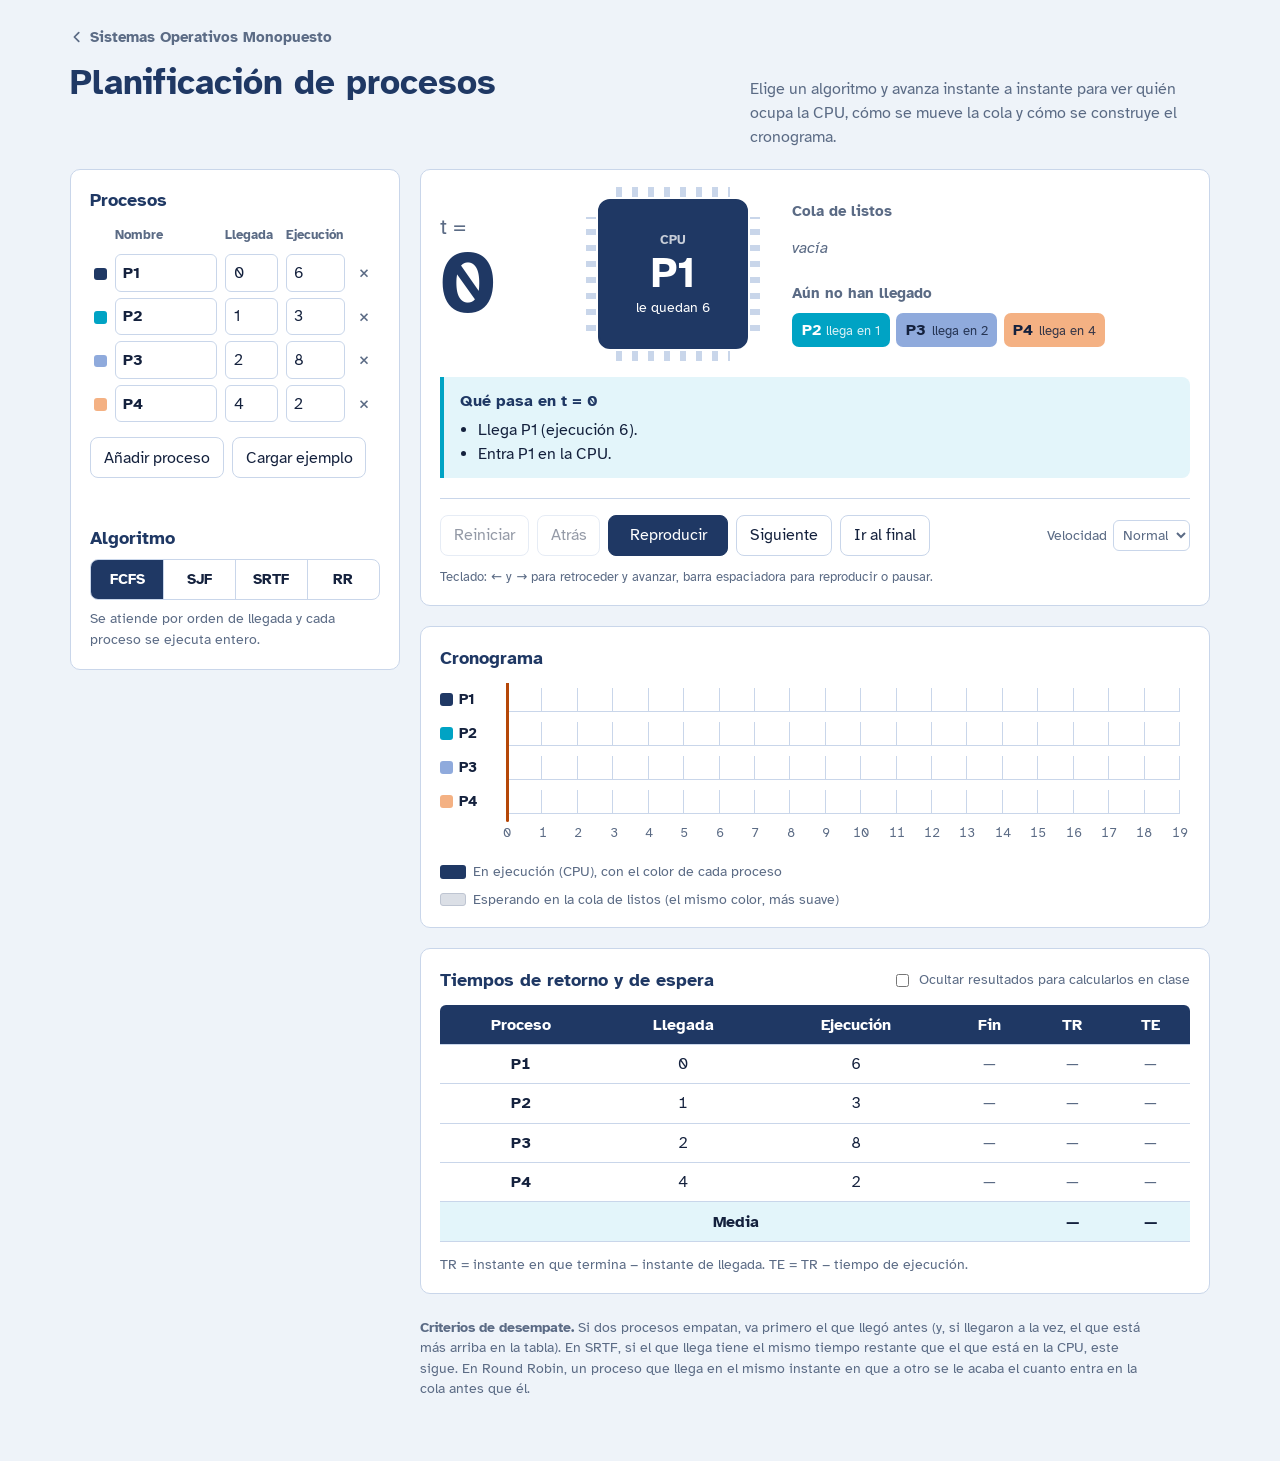
<file: simuladores/planificacion/index.html>
<!DOCTYPE html>
<html lang="es">
<head>
<meta charset="utf-8">
<meta name="viewport" content="width=device-width, initial-scale=1, viewport-fit=cover">
<title>Planificación de procesos · SOM</title>
<link rel="preconnect" href="https://fonts.googleapis.com">
<link rel="preconnect" href="https://fonts.gstatic.com" crossorigin>
<link href="https://fonts.googleapis.com/css2?family=Atkinson+Hyperlegible:wght@400;700&display=swap" rel="stylesheet">
<style>
:root{
  color-scheme: light;
  --fondo:#EEF3F9; --panel:#FFFFFF; --tinta:#14213D; --suave:#5B6B85; --linea:#C9D6EA;
  --navy:#1F3864; --cian:#00A3C4; --cian-claro:#E3F5FA; --aviso:#B54708;
  --p1:#1F3864; --p2:#00A3C4; --p3:#8FAADC; --p4:#F4B183; --p5:#A9D18E; --p6:#C9A0DC; --p7:#FFD966; --p8:#9DC3E6;
  --t1:#FFFFFF; --t2:#FFFFFF; --t3:#14213D; --t4:#14213D; --t5:#14213D; --t6:#14213D; --t7:#14213D; --t8:#14213D;
  --fuente:"Atkinson Hyperlegible", "Segoe UI", system-ui, -apple-system, sans-serif;
}
@media (prefers-color-scheme: dark){
  :root:not([data-theme="light"]){
    color-scheme: dark;
    --fondo:#0D1626; --panel:#16223A; --tinta:#E6EDF7; --suave:#9AAAC4; --linea:#2C3D5E;
    --navy:#9DC3E6; --cian:#33C3E0; --cian-claro:#123247; --aviso:#F5A35C;
    --p1:#4A6FB5; --t1:#FFFFFF;
  }
}
:root[data-theme="dark"]{
  color-scheme: dark;
  --fondo:#0D1626; --panel:#16223A; --tinta:#E6EDF7; --suave:#9AAAC4; --linea:#2C3D5E;
  --navy:#9DC3E6; --cian:#33C3E0; --cian-claro:#123247; --aviso:#F5A35C;
  --p1:#4A6FB5; --t1:#FFFFFF;
}
:root{box-sizing:border-box;padding-top:env(safe-area-inset-top,0px);padding-bottom:env(safe-area-inset-bottom,0px)}
*,*::before,*::after{box-sizing:inherit}
html{scroll-padding-top:env(safe-area-inset-top,0px)}
body{margin:0;background:var(--fondo);color:var(--tinta);font-family:var(--fuente);font-size:1rem;line-height:1.5}
button,input,select{font:inherit;color:inherit}
:focus-visible{outline:3px solid var(--cian);outline-offset:2px}

.envoltorio{max-width:1180px;margin:0 auto;padding:1.5rem 1.25rem 3rem}
header{display:flex;flex-wrap:wrap;align-items:baseline;justify-content:space-between;gap:.5rem 2rem;margin-bottom:1.25rem}
h1{margin:0;font-size:clamp(1.6rem,3.2vw,2.2rem);line-height:1.15;color:var(--navy)}
header p{margin:0;color:var(--suave);max-width:46ch}
h2{margin:0 0 .75rem;font-size:1.1rem;color:var(--navy)}

.rejilla{display:grid;grid-template-columns:minmax(280px,330px) 1fr;gap:1.25rem;align-items:start}
.bloque{background:var(--panel);border:1px solid var(--linea);border-radius:10px;padding:1.1rem 1.2rem}

/* Editor de procesos */
table.procesos{width:100%;border-collapse:collapse}
table.procesos th{font-size:.82rem;font-weight:700;color:var(--suave);text-align:left;padding:0 .25rem .35rem}
table.procesos td{padding:.2rem .25rem}
table.procesos input{width:100%;padding:.35rem .45rem;border:1px solid var(--linea);border-radius:6px;background:transparent}
table.procesos input.nombre{font-weight:700}
.muestra{display:inline-block;width:.8rem;height:.8rem;border-radius:3px;vertical-align:middle}
.quitar{border:0;background:none;color:var(--suave);cursor:pointer;font-size:1.2rem;line-height:1;padding:.2rem .4rem;border-radius:6px}
.quitar:hover{color:var(--aviso)}
.fila-botones{display:flex;flex-wrap:wrap;gap:.5rem;margin-top:.75rem}
.boton{border:1px solid var(--linea);background:var(--panel);border-radius:8px;padding:.45rem .8rem;cursor:pointer}
.boton:hover{border-color:var(--cian)}
.boton:disabled{opacity:.45;cursor:not-allowed}
.error{color:var(--aviso);font-size:.9rem;margin:.6rem 0 0;min-height:1.2em}

fieldset{border:0;padding:0;margin:1.25rem 0 0}
legend{font-weight:700;color:var(--navy);margin-bottom:.5rem;padding:0;font-size:1.1rem}
.algoritmos{display:grid;grid-template-columns:repeat(4,1fr);border:1px solid var(--linea);border-radius:8px;overflow:hidden}
.algoritmos label{position:relative;text-align:center;padding:.5rem .2rem;cursor:pointer;font-weight:700;font-size:.95rem;border-left:1px solid var(--linea)}
.algoritmos label:first-child{border-left:0}
.algoritmos input{position:absolute;opacity:0;inset:0;cursor:pointer}
.algoritmos label:has(input:checked){background:var(--navy);color:var(--panel)}
.algoritmos label:has(input:focus-visible){outline:3px solid var(--cian);outline-offset:-3px}
.desc-alg{color:var(--suave);font-size:.9rem;margin:.5rem 0 0}
.cuanto{display:flex;align-items:center;gap:.5rem;margin-top:.6rem}
.cuanto input{width:4.5rem;padding:.35rem .45rem;border:1px solid var(--linea);border-radius:6px;background:transparent}
.cuanto[hidden]{display:none}

/* Escena: reloj + CPU + cola */
.escena{display:grid;grid-template-columns:auto 1fr;gap:1.5rem 2rem;align-items:center}
.reloj{font-variant-numeric:tabular-nums;line-height:1}
.reloj .t{font-size:1.4rem;color:var(--suave)}
.reloj .valor{font-size:clamp(3.5rem,8vw,5.5rem);font-weight:700;color:var(--navy);display:block;min-width:2ch}
.reloj .fin{display:block;font-size:.9rem;color:var(--suave);margin-top:.35rem}

.zona-cpu{display:flex;flex-wrap:wrap;align-items:center;gap:1.25rem 2rem}
.chip{--pin:var(--linea);position:relative;width:150px;height:150px;flex:none;margin:12px}
.chip::before,.chip::after{content:"";position:absolute;inset:-12px 18px;background:
  repeating-linear-gradient(90deg,var(--pin) 0 6px,transparent 6px 16px) top/100% 10px no-repeat,
  repeating-linear-gradient(90deg,var(--pin) 0 6px,transparent 6px 16px) bottom/100% 10px no-repeat}
.chip::after{inset:18px -12px;background:
  repeating-linear-gradient(0deg,var(--pin) 0 6px,transparent 6px 16px) left/10px 100% no-repeat,
  repeating-linear-gradient(0deg,var(--pin) 0 6px,transparent 6px 16px) right/10px 100% no-repeat}
.nucleo{position:absolute;inset:0;border-radius:12px;border:2px solid var(--navy);background:var(--panel);
  display:flex;flex-direction:column;align-items:center;justify-content:center;gap:.2rem;z-index:1;transition:background .25s,color .25s}
.nucleo .rotulo{font-size:.8rem;font-weight:700;opacity:.75}
.nucleo .proc{font-size:2.6rem;font-weight:700;line-height:1}
.nucleo .resta{font-size:.85rem}
.nucleo.vacio .proc{font-size:1.1rem;opacity:.6;font-weight:400}

.cola-caja{min-width:0;flex:1}
.cola-caja h3,.llegadas h3{margin:0 0 .4rem;font-size:.95rem;color:var(--suave);font-weight:700}
.cola{display:flex;flex-wrap:wrap;gap:.4rem;min-height:2.4rem;align-items:center}
.ficha{display:inline-flex;align-items:baseline;gap:.35rem;padding:.3rem .6rem;border-radius:7px;font-weight:700}
.ficha small{font-weight:400;font-size:.8rem;opacity:.85}
.cola .vacia{color:var(--suave);font-style:italic}
.llegadas{margin-top:.9rem}

.controles{display:flex;flex-wrap:wrap;align-items:center;gap:.5rem;margin-top:1.25rem;padding-top:1rem;border-top:1px solid var(--linea)}
.controles .principal{background:var(--navy);color:var(--panel);border-color:var(--navy);min-width:7.5rem}
.controles .principal:hover{border-color:var(--cian)}
.velocidad{margin-left:auto;display:flex;align-items:center;gap:.4rem;color:var(--suave);font-size:.9rem}
.velocidad select{border:1px solid var(--linea);border-radius:6px;background:var(--panel);padding:.3rem}
.atajos{width:100%;color:var(--suave);font-size:.82rem;margin:.25rem 0 0}

.sucesos{margin:1rem 0 0;padding:.75rem 1rem;background:var(--cian-claro);border-left:4px solid var(--cian);border-radius:0 8px 8px 0;min-height:3rem}
.sucesos strong{color:var(--navy)}
.sucesos ul{margin:.3rem 0 0;padding-left:1.1rem}

/* Cronograma: una fila por proceso */
.cronograma{margin-top:1.25rem}
.gantt-scroll{overflow-x:auto;padding-bottom:.25rem}
.gantt{--etq:4.2rem;position:relative;min-width:calc(var(--etq) + var(--T) * 30px + 10px);padding-right:10px}
.fila-g{display:grid;grid-template-columns:var(--etq) 1fr;align-items:center;height:34px}
.etq{font-weight:700;font-size:.95rem;display:flex;align-items:center;gap:.4rem;white-space:nowrap}
.etq.libre{font-weight:400;color:var(--suave);font-size:.85rem}
.pista{position:relative;height:24px;border-bottom:1px solid var(--linea);
  background:repeating-linear-gradient(90deg,transparent 0 calc(100% / var(--T) - 1px),var(--linea) calc(100% / var(--T) - 1px) calc(100% / var(--T)));}
.tramo{position:absolute;top:0;bottom:0;border-radius:3px}
.tramo.ejec{border-right:2px solid var(--panel)}
.tramo.espera{box-sizing:border-box}
.tramo.libre{background:repeating-linear-gradient(45deg,transparent 0 5px,var(--suave) 5px 6px);opacity:.6}
.tramo.nuevo{animation:aparece .3s ease-out}
@keyframes aparece{from{clip-path:inset(0 calc((1 - var(--desde, 0)) * 100%) 0 0)}to{clip-path:inset(0 0 0 0)}}
.capa-cursor{position:absolute;top:0;left:var(--etq);right:10px;bottom:1.75rem;pointer-events:none}
.cursor{position:absolute;top:-4px;bottom:-2px;width:3px;margin-left:-1.5px;background:var(--aviso);border-radius:2px;transition:left .25s}
.eje{position:relative;height:1.5rem;margin:.3rem 0 0 var(--etq);font-size:.82rem;color:var(--suave);font-variant-numeric:tabular-nums}
.eje span{position:absolute;transform:translateX(-50%)}
.leyenda{display:flex;flex-wrap:wrap;gap:.4rem 1.5rem;margin-top:.6rem;font-size:.88rem;color:var(--suave)}
.leyenda span{display:inline-flex;align-items:center;gap:.45rem}
.leyenda i{display:inline-block;width:1.6rem;height:.85rem;border-radius:3px}
.leyenda .l-ejec{background:var(--p1)}
.leyenda .l-esp{background:color-mix(in srgb,var(--p1) 16%,var(--panel));border:1px solid color-mix(in srgb,var(--p1) 29%,var(--panel))}
.leyenda .l-libre{background:repeating-linear-gradient(45deg,transparent 0 5px,var(--suave) 5px 6px);opacity:.6;border:1px solid var(--linea)}
.leyenda [hidden]{display:none}

/* Resultados */
.resultados{margin-top:1.25rem}
.cabecera-res{display:flex;flex-wrap:wrap;justify-content:space-between;align-items:center;gap:.5rem;margin-bottom:.75rem}
.cabecera-res h2{margin:0}
.interruptor{display:flex;align-items:center;gap:.45rem;font-size:.9rem;color:var(--suave);cursor:pointer}
.tabla-scroll{overflow-x:auto}
table.res{width:100%;border-collapse:collapse;font-variant-numeric:tabular-nums;min-width:460px}
table.res th,table.res td{padding:.45rem .6rem;text-align:center;border-bottom:1px solid var(--linea)}
table.res th{background:var(--navy);color:var(--panel);font-weight:700}
table.res th:first-child{border-radius:6px 0 0 0}
table.res th:last-child{border-radius:0 6px 0 0}
table.res tfoot td{font-weight:700;background:var(--cian-claro)}
table.res .pend{color:var(--suave)}
.oculto td.calc{color:transparent;background:repeating-linear-gradient(45deg,transparent 0 6px,var(--linea) 6px 7px)}
.formulas{color:var(--suave);font-size:.9rem;margin:.75rem 0 0}
.notas{color:var(--suave);font-size:.85rem;margin-top:1.5rem;max-width:80ch}

@media (max-width:860px){
  .rejilla{grid-template-columns:1fr}
  .escena{grid-template-columns:1fr}
  .reloj{display:flex;align-items:baseline;gap:.5rem;flex-wrap:wrap}
  .reloj .valor{display:inline}
  .reloj .fin{width:100%}
  .velocidad{margin-left:0}
}
@media (prefers-reduced-motion:reduce){*{animation:none!important;transition:none!important}}
</style>
<link rel="icon" href="../../assets/favicon.svg" type="image/svg+xml">
<style>/* Enlace a la portada de SOM */
.som-volver{margin:0 0 .75rem;font-size:.92rem}
.som-volver a{display:inline-flex;align-items:center;gap:.35rem;color:var(--suave);font-weight:700;text-decoration:none;padding:.15rem 0}
.som-volver a:hover{color:var(--navy);text-decoration:underline}
</style>
</head>
<body>
<div class="envoltorio">
  <nav class="som-volver" aria-label="Volver"><a href="../../index.html"><svg width="14" height="14" viewBox="0 0 16 16" aria-hidden="true"><path d="M10 3 5 8l5 5" fill="none" stroke="currentColor" stroke-width="2" stroke-linecap="round" stroke-linejoin="round"/></svg>Sistemas Operativos Monopuesto</a></nav>
  <header>
    <h1>Planificación de procesos</h1>
    <p>Elige un algoritmo y avanza instante a instante para ver quién ocupa la CPU, cómo se mueve la cola y cómo se construye el cronograma.</p>
  </header>

  <div class="rejilla">
    <aside class="bloque" aria-label="Datos del ejercicio">
      <h2>Procesos</h2>
      <table class="procesos">
        <thead><tr><th></th><th>Nombre</th><th>Llegada</th><th>Ejecución</th><th><span class="visually-hidden" style="position:absolute;left:-9999px">Quitar</span></th></tr></thead>
        <tbody id="filas"></tbody>
      </table>
      <div class="fila-botones">
        <button class="boton" id="anadir" type="button">Añadir proceso</button>
        <button class="boton" id="ejemplo" type="button">Cargar ejemplo</button>
      </div>
      <p class="error" id="error" role="alert"></p>

      <fieldset>
        <legend>Algoritmo</legend>
        <div class="algoritmos" id="algoritmos">
          <label><input type="radio" name="alg" value="FCFS" checked>FCFS</label>
          <label><input type="radio" name="alg" value="SJF">SJF</label>
          <label><input type="radio" name="alg" value="SRTF">SRTF</label>
          <label><input type="radio" name="alg" value="RR">RR</label>
        </div>
        <p class="desc-alg" id="desc-alg"></p>
        <label class="cuanto" id="caja-cuanto" hidden>Cuanto (q)
          <input type="number" id="q" min="1" max="20" value="3">
        </label>
      </fieldset>
    </aside>

    <main>
      <section class="bloque" aria-label="Estado del sistema">
        <div class="escena">
          <div class="reloj" aria-live="polite">
            <span class="t">t =</span>
            <span class="valor" id="t">0</span>
            <span class="fin" id="t-fin"></span>
          </div>
          <div class="zona-cpu">
            <div class="chip"><div class="nucleo vacio" id="nucleo"><span class="rotulo">CPU</span><span class="proc" id="cpu-proc">libre</span><span class="resta" id="cpu-resta"></span></div></div>
            <div class="cola-caja">
              <h3>Cola de listos</h3>
              <div class="cola" id="cola"></div>
              <div class="llegadas">
                <h3>Aún no han llegado</h3>
                <div class="cola" id="pendientes"></div>
              </div>
            </div>
          </div>
        </div>
        <div class="sucesos" id="sucesos" aria-live="polite"></div>
        <div class="controles">
          <button class="boton" id="b-inicio" type="button">Reiniciar</button>
          <button class="boton" id="b-atras" type="button">Atrás</button>
          <button class="boton principal" id="b-play" type="button">Reproducir</button>
          <button class="boton" id="b-paso" type="button">Siguiente</button>
          <button class="boton" id="b-final" type="button">Ir al final</button>
          <label class="velocidad">Velocidad
            <select id="velocidad">
              <option value="1400">Lenta</option>
              <option value="800" selected>Normal</option>
              <option value="350">Rápida</option>
            </select>
          </label>
          <p class="atajos">Teclado: ← y → para retroceder y avanzar, barra espaciadora para reproducir o pausar.</p>
        </div>
      </section>

      <section class="bloque cronograma" aria-label="Cronograma">
        <h2>Cronograma</h2>
        <div class="gantt-scroll">
          <div class="gantt" id="gantt">
            <div id="filas-gantt"></div>
            <div class="eje" id="eje"></div>
            <div class="capa-cursor"><div class="cursor" id="cursor"></div></div>
          </div>
        </div>
        <div class="leyenda">
          <span><i class="l-ejec"></i>En ejecución (CPU), con el color de cada proceso</span>
          <span><i class="l-esp"></i>Esperando en la cola de listos (el mismo color, más suave)</span>
          <span id="ley-libre" hidden><i class="l-libre"></i>CPU libre</span>
        </div>
      </section>

      <section class="bloque resultados" aria-label="Resultados">
        <div class="cabecera-res">
          <h2>Tiempos de retorno y de espera</h2>
          <label class="interruptor"><input type="checkbox" id="ocultar"> Ocultar resultados para calcularlos en clase</label>
        </div>
        <div class="tabla-scroll">
          <table class="res" id="tabla-res">
            <thead><tr><th>Proceso</th><th>Llegada</th><th>Ejecución</th><th>Fin</th><th>TR</th><th>TE</th></tr></thead>
            <tbody id="res-filas"></tbody>
            <tfoot><tr><td colspan="4">Media</td><td class="calc" id="m-tr">—</td><td class="calc" id="m-te">—</td></tr></tfoot>
          </table>
        </div>
        <p class="formulas">TR = instante en que termina − instante de llegada. TE = TR − tiempo de ejecución.</p>
      </section>

      <p class="notas"><strong>Criterios de desempate.</strong> Si dos procesos empatan, va primero el que llegó antes (y, si llegaron a la vez, el que está más arriba en la tabla). En SRTF, si el que llega tiene el mismo tiempo restante que el que está en la CPU, este sigue. En Round Robin, un proceso que llega en el mismo instante en que a otro se le acaba el cuanto entra en la cola antes que él.</p>
    </main>
  </div>
</div>

<script>
function simular(procs, alg, q) {
  const quedan = r => r === 1 ? "le queda 1" : `le quedan ${r}`;
  // procs: [{n, a, b}] ; devuelve {pasos, unidades, fin, T}
  const P = procs.map((p, i) => ({...p, i, rem: p.b}));
  const porLlegada = [...P].sort((x, y) => x.a - y.a || x.i - y.i);
  const listos = [];
  let cpu = null, usado = 0, t = 0, idDespacho = 0, hechos = 0;
  const unidades = [], pasos = [], fin = {};
  const total = P.reduce((s, p) => s + p.b, 0);
  const tMax = Math.max(...P.map(p => p.a)) + total + 1;
  let terminadoAhora = null;
  const elegirMin = (lista, clave) => lista.reduce((m, p) =>
    (clave(p) < clave(m) || (clave(p) === clave(m) && (p.a < m.a || (p.a === m.a && p.i < m.i)))) ? p : m);

  while (t <= tMax) {
    const ev = [];
    if (terminadoAhora) { ev.push({tipo: 'fin', txt: `termina ${terminadoAhora.n}`}); terminadoAhora = null; }
    const llegan = porLlegada.filter(p => p.a === t);
    for (const p of llegan) { listos.push(p); ev.push({tipo: 'llega', txt: `llega ${p.n} (ejecución ${p.b})`}); }

    if (hechos === P.length) { pasos.push({t, cpu: null, rem: null, cola: [], ev, acabado: true}); break; }

    let anterior = cpu;
    if (alg === 'RR' && cpu && usado === q) {
      listos.push(cpu);
      ev.push({tipo: 'cuanto', txt: `a ${cpu.n} se le acaba el cuanto (${quedan(cpu.rem)}) y vuelve al final de la cola`});
      cpu = null;
    }
    if (alg === 'SRTF' && cpu && listos.length) {
      const mejor = elegirMin(listos, p => p.rem);
      if (mejor.rem < cpu.rem) {
        ev.push({tipo: 'expulsa', txt: `${mejor.n} (${mejor.rem}) expulsa a ${cpu.n}, al que ${quedan(cpu.rem)}`});
        listos.push(cpu); cpu = null;
      } else if (llegan.length) {
        ev.push({tipo: 'sigue', txt: `${cpu.n} sigue: ${quedan(cpu.rem)}, no más que ${mejor.n} (${mejor.rem})`});
      }
    }
    if (!cpu && listos.length) {
      let elegido;
      if (alg === 'FCFS' || alg === 'RR') elegido = listos[0];
      else if (alg === 'SJF') elegido = elegirMin(listos, p => p.b);
      else elegido = elegirMin(listos, p => p.rem);
      listos.splice(listos.indexOf(elegido), 1);
      cpu = elegido; usado = 0; idDespacho++;
      if (elegido !== anterior || alg === 'RR') ev.push({tipo: 'entra', txt: `entra ${cpu.n} en la CPU`});
    }
    pasos.push({t, cpu: cpu ? cpu.n : null, rem: cpu ? cpu.rem : null, cola: listos.map(p => p.n), ev, acabado: false});

    if (cpu) {
      unidades.push({n: cpu.n, d: idDespacho});
      cpu.rem--; usado++;
      if (cpu.rem === 0) { fin[cpu.n] = t + 1; hechos++; terminadoAhora = cpu; cpu = null; }
    } else {
      unidades.push({n: null, d: -1});
      if (!ev.length) ev.push({tipo: 'libre', txt: 'CPU libre: no hay procesos listos'});
    }
    t++;
  }
  return {pasos, unidades, fin, T: unidades.length};
}

const EJEMPLO = [["P1",0,6],["P2",1,3],["P3",2,8],["P4",4,2]];
const DESC = {
  FCFS: "Se atiende por orden de llegada y cada proceso se ejecuta entero.",
  SJF: "Cuando la CPU queda libre entra el proceso más corto. No hay expulsión.",
  SRTF: "En cada llegada, si un proceso necesita menos tiempo que lo que le queda al que está en la CPU, lo expulsa.",
  RR: "Cada proceso usa la CPU como mucho q unidades seguidas y, si no ha terminado, vuelve al final de la cola."
};
const $ = id => document.getElementById(id);
let procesos = EJEMPLO.map(([n,a,b]) => ({n,a,b}));
let sim = null, paso = 0, temporizador = null, tAnterior = -1, pistas = {};

const colorDe = n => { const i = procesos.findIndex(p => p.n === n) % 8 + 1; return [`var(--p${i})`, `var(--t${i})`]; };
const alg = () => document.querySelector('input[name="alg"]:checked').value;

function pintarFilas(){
  const tb = $('filas'); tb.innerHTML = '';
  procesos.forEach((p, i) => {
    const tr = document.createElement('tr');
    tr.innerHTML = `<td><span class="muestra"></span></td>
      <td><input class="nombre" maxlength="4" aria-label="Nombre del proceso ${i+1}"></td>
      <td><input type="number" min="0" max="50" aria-label="Llegada del proceso ${i+1}"></td>
      <td><input type="number" min="1" max="30" aria-label="Ejecución del proceso ${i+1}"></td>
      <td><button class="quitar" type="button" aria-label="Quitar proceso ${i+1}">×</button></td>`;
    const [nom, lle, eje] = tr.querySelectorAll('input');
    nom.value = p.n; lle.value = p.a; eje.value = p.b;
    tr.querySelector('.muestra').style.background = `var(--p${i % 8 + 1})`;
    nom.addEventListener('input', () => { p.n = nom.value.trim(); recalcular(); });
    lle.addEventListener('input', () => { p.a = lle.value === '' ? NaN : +lle.value; recalcular(); });
    eje.addEventListener('input', () => { p.b = eje.value === '' ? NaN : +eje.value; recalcular(); });
    tr.querySelector('.quitar').addEventListener('click', () => { procesos.splice(i, 1); pintarFilas(); recalcular(); });
    tr.querySelector('.quitar').disabled = procesos.length <= 1;
    tb.appendChild(tr);
  });
  $('anadir').disabled = procesos.length >= 8;
}

function validar(){
  const nombres = new Set();
  for (const p of procesos){
    if (!p.n) return 'Cada proceso necesita un nombre.';
    if (nombres.has(p.n)) return `El nombre ${p.n} está repetido.`;
    nombres.add(p.n);
    if (!Number.isInteger(p.a) || p.a < 0 || p.a > 50) return `La llegada de ${p.n} tiene que ser un entero entre 0 y 50.`;
    if (!Number.isInteger(p.b) || p.b < 1 || p.b > 30) return `La ejecución de ${p.n} tiene que ser un entero entre 1 y 30.`;
  }
  const q = +$('q').value;
  if (alg() === 'RR' && (!Number.isInteger(q) || q < 1 || q > 20)) return 'El cuanto tiene que ser un entero entre 1 y 20.';
  return '';
}

function recalcular(){
  parar();
  $('desc-alg').textContent = DESC[alg()];
  $('caja-cuanto').hidden = alg() !== 'RR';
  const err = validar();
  $('error').textContent = err;
  if (err){ sim = null; mostrar(); return; }
  sim = simular(procesos, alg(), +$('q').value);
  paso = 0; tAnterior = -1;
  const T = sim.T;
  $('gantt').style.setProperty('--T', T);
  const filasG = $('filas-gantt'); filasG.innerHTML = ''; pistas = {};
  const nuevaFila = (clave, texto, color) => {
    const f = document.createElement('div'); f.className = 'fila-g';
    const e = document.createElement('span'); e.className = 'etq' + (color ? '' : ' libre');
    if (color){ const m = document.createElement('span'); m.className = 'muestra'; m.style.background = color; e.appendChild(m); }
    e.appendChild(document.createTextNode(texto));
    const pi = document.createElement('div'); pi.className = 'pista';
    f.append(e, pi); filasG.appendChild(f); pistas[clave] = pi;
  };
  procesos.forEach(p => nuevaFila(p.n, p.n, colorDe(p.n)[0]));
  const hayLibre = sim.unidades.some(u => !u.n);
  if (hayLibre) nuevaFila('\u0000libre', 'CPU libre', null);
  $('ley-libre').hidden = !hayLibre;
  const eje = $('eje'); eje.innerHTML = '';
  for (let i = 0; i <= T; i++){ const s = document.createElement('span'); s.textContent = i; s.style.left = (i / T * 100) + '%'; eje.appendChild(s); }
  const tb = $('res-filas'); tb.innerHTML = '';
  procesos.forEach(p => {
    const tr = document.createElement('tr');
    tr.innerHTML = '<th scope="row"></th><td></td><td></td><td class="calc"></td><td class="calc"></td><td class="calc"></td>';
    const c = tr.children; c[0].textContent = p.n; c[0].style.cssText = 'background:transparent;color:inherit';
    c[1].textContent = p.a; c[2].textContent = p.b;
    tb.appendChild(tr);
  });
  mostrar();
}

function ficha(n, extra){
  const [bg, fg] = colorDe(n);
  const s = document.createElement('span'); s.className = 'ficha'; s.style.background = bg; s.style.color = fg;
  s.textContent = n;
  if (extra != null){ const sm = document.createElement('small'); sm.textContent = extra; s.appendChild(sm); }
  return s;
}

function mostrar(){
  const ctrls = ['b-inicio','b-atras','b-play','b-paso','b-final'];
  if (!sim){ ctrls.forEach(id => $(id).disabled = true); $('sucesos').textContent = 'Corrige los datos de los procesos para empezar la simulación.'; return; }
  const ultimo = sim.pasos.length - 1;
  const st = sim.pasos[paso];
  $('t').textContent = st.t;
  $('t-fin').textContent = st.acabado ? 'Todos los procesos han terminado' : '';
  $('b-inicio').disabled = $('b-atras').disabled = paso === 0;
  $('b-paso').disabled = $('b-final').disabled = $('b-play').disabled = paso === ultimo;

  // CPU
  const nucleo = $('nucleo');
  if (st.cpu){
    const [bg, fg] = colorDe(st.cpu);
    nucleo.classList.remove('vacio'); nucleo.style.background = bg; nucleo.style.color = fg;
    $('cpu-proc').textContent = st.cpu;
    $('cpu-resta').textContent = st.rem === 1 ? 'le queda 1' : `le quedan ${st.rem}`;
  } else {
    nucleo.classList.add('vacio'); nucleo.style.background = ''; nucleo.style.color = '';
    $('cpu-proc').textContent = st.acabado ? 'fin' : 'libre'; $('cpu-resta').textContent = '';
  }
  // Cola: restante de cada uno en este instante
  const restante = {};
  procesos.forEach(p => restante[p.n] = p.b);
  sim.unidades.slice(0, st.t).forEach(u => { if (u.n) restante[u.n]--; });
  const cola = $('cola'); cola.innerHTML = '';
  if (st.cola.length) st.cola.forEach(n => cola.appendChild(ficha(n, restante[n])));
  else { const v = document.createElement('span'); v.className = 'vacia'; v.textContent = 'vacía'; cola.appendChild(v); }
  const pend = $('pendientes'); pend.innerHTML = '';
  const futuros = procesos.filter(p => p.a > st.t).sort((x, y) => x.a - y.a);
  if (futuros.length) futuros.forEach(p => pend.appendChild(ficha(p.n, `llega en ${p.a}`)));
  else { const v = document.createElement('span'); v.className = 'vacia'; v.textContent = 'ya han llegado todos'; pend.appendChild(v); }

  // Sucesos
  const suc = $('sucesos'); suc.innerHTML = '';
  const tit = document.createElement('strong'); tit.textContent = `Qué pasa en t = ${st.t}`; suc.appendChild(tit);
  const ul = document.createElement('ul');
  const evs = st.ev.length ? st.ev.map(e => e.txt) : [st.cpu ? `${st.cpu} sigue en la CPU` : 'CPU libre'];
  evs.forEach(t => { const li = document.createElement('li'); li.textContent = t.charAt(0).toUpperCase() + t.slice(1) + '.'; ul.appendChild(li); });
  suc.appendChild(ul);

  // Cronograma hasta t: una fila por proceso
  Object.values(pistas).forEach(el => el.innerHTML = '');
  const T = sim.T, avanzando = st.t === tAnterior + 1;
  const pintar = (pista, sgs, estilo) => sgs.forEach(sg => {
    const d = document.createElement('div');
    const nuevo = avanzando && sg.e === st.t;
    d.className = 'tramo ' + sg.tipo + (nuevo ? ' nuevo' : '');
    if (nuevo) d.style.setProperty('--desde', (sg.e - sg.s - 1) / (sg.e - sg.s));
    d.style.left = (sg.s / T * 100) + '%'; d.style.width = ((sg.e - sg.s) / T * 100) + '%';
    estilo(d, sg);
    pista.appendChild(d);
  });
  const agrupar = (estadoEn) => {
    const sgs = [];
    for (let i = 0; i < st.t; i++){
      const k = estadoEn(i); if (!k) continue;
      const l = sgs[sgs.length - 1];
      if (l && l.k === k && l.e === i) l.e = i + 1;
      else sgs.push({k, tipo: k.split(':')[0], s: i, e: i + 1});
    }
    return sgs;
  };
  procesos.forEach(p => {
    const finP = sim.fin[p.n] ?? Infinity;
    const sgs = agrupar(i => {
      const u = sim.unidades[i];
      if (u.n === p.n) return 'ejec:' + u.d;
      if (p.a <= i && i < finP) return 'espera';
      return null;
    });
    const [bg] = colorDe(p.n);
    pintar(pistas[p.n], sgs, (d, sg) => {
      if (sg.tipo === 'ejec'){ d.style.background = bg; d.title = `${p.n} en la CPU: de ${sg.s} a ${sg.e}`; }
      else {
        d.style.background = `color-mix(in srgb, ${bg} 16%, var(--panel))`;
        d.style.border = `1px solid color-mix(in srgb, ${bg} 29%, var(--panel))`;
        d.title = `${p.n} esperando en la cola: de ${sg.s} a ${sg.e}`;
      }
    });
  });
  if (pistas['\u0000libre']){
    const sgs = agrupar(i => sim.unidades[i].n ? null : 'libre');
    pintar(pistas['\u0000libre'], sgs, (d, sg) => { d.title = `CPU libre: de ${sg.s} a ${sg.e}`; });
  }
  tAnterior = st.t;
  $('cursor').style.left = (st.t / T * 100) + '%';

  // Resultados hasta t
  let sTR = 0, sTE = 0, n = 0;
  [...$('res-filas').children].forEach((tr, i) => {
    const p = procesos[i], f = sim.fin[p.n], c = tr.children;
    if (f != null && f <= st.t){
      const TR = f - p.a, TE = TR - p.b; sTR += TR; sTE += TE; n++;
      c[3].textContent = f; c[4].textContent = TR; c[5].textContent = TE;
      [3,4,5].forEach(k => c[k].classList.remove('pend'));
    } else { [3,4,5].forEach(k => { c[k].textContent = '—'; c[k].classList.add('pend'); }); }
  });
  const fmt = x => (Math.round(x * 100) / 100).toLocaleString('es-ES');
  $('m-tr').textContent = n === procesos.length ? fmt(sTR / n) : '—';
  $('m-te').textContent = n === procesos.length ? fmt(sTE / n) : '—';
}

function ir(k){ if (!sim) return; paso = Math.max(0, Math.min(sim.pasos.length - 1, k)); mostrar(); if (paso === sim.pasos.length - 1) parar(); }
function parar(){ clearInterval(temporizador); temporizador = null; $('b-play').textContent = 'Reproducir'; }
function alternar(){
  if (!sim) return;
  if (temporizador){ parar(); return; }
  if (paso === sim.pasos.length - 1) return;
  $('b-play').textContent = 'Pausar';
  temporizador = setInterval(() => ir(paso + 1), +$('velocidad').value);
}

$('b-inicio').onclick = () => { parar(); ir(0); };
$('b-atras').onclick = () => { parar(); ir(paso - 1); };
$('b-paso').onclick = () => { parar(); ir(paso + 1); };
$('b-final').onclick = () => { parar(); ir(Infinity); };
$('b-play').onclick = alternar;
$('velocidad').onchange = () => { if (temporizador){ parar(); alternar(); } };
$('anadir').onclick = () => {
  let k = procesos.length + 1; while (procesos.some(p => p.n === 'P' + k)) k++;
  const ultimaLlegada = Math.max(0, ...procesos.map(p => p.a || 0));
  procesos.push({n: 'P' + k, a: ultimaLlegada + 1, b: 2}); pintarFilas(); recalcular();
};
$('ejemplo').onclick = () => { procesos = EJEMPLO.map(([n,a,b]) => ({n,a,b})); pintarFilas(); recalcular(); };
document.querySelectorAll('input[name="alg"]').forEach(r => r.addEventListener('change', recalcular));
$('q').addEventListener('input', recalcular);
$('ocultar').addEventListener('change', e => $('tabla-res').classList.toggle('oculto', e.target.checked));
document.addEventListener('keydown', e => {
  if (e.target.closest('input, select, textarea')) return;
  if (e.key === 'ArrowRight'){ e.preventDefault(); parar(); ir(paso + 1); }
  else if (e.key === 'ArrowLeft'){ e.preventDefault(); parar(); ir(paso - 1); }
  else if (e.key === ' ' && !e.target.closest('button')){ e.preventDefault(); alternar(); }
});

pintarFilas(); recalcular();
</script>
</body>
</html>
</file>
<file: assets/som.css>
/* Estilos de la portada de SOM. Misma paleta y tipografía que los simuladores. */
:root{
  color-scheme: light;
  --fondo:#EEF3F9; --panel:#FFFFFF; --tinta:#14213D; --suave:#5B6B85; --linea:#C9D6EA;
  --navy:#1F3864; --cian:#00A3C4; --cian-claro:#E3F5FA; --aviso:#B54708; --so:#5B6B85;
  --p1:#1F3864; --p2:#00A3C4; --p3:#8FAADC; --p4:#F4B183;
  --t1:#FFFFFF; --t2:#FFFFFF; --t3:#14213D; --t4:#14213D;
  --fuente:"Atkinson Hyperlegible", "Segoe UI", system-ui, -apple-system, sans-serif;
}
@media (prefers-color-scheme: dark){
  :root:not([data-theme="light"]){
    color-scheme: dark;
    --fondo:#0D1626; --panel:#16223A; --tinta:#E6EDF7; --suave:#9AAAC4; --linea:#2C3D5E;
    --navy:#9DC3E6; --cian:#33C3E0; --cian-claro:#123247; --aviso:#F5A35C; --so:#9AAAC4;
    --p1:#4A6FB5;
  }
}
:root[data-theme="dark"]{
  color-scheme: dark;
  --fondo:#0D1626; --panel:#16223A; --tinta:#E6EDF7; --suave:#9AAAC4; --linea:#2C3D5E;
  --navy:#9DC3E6; --cian:#33C3E0; --cian-claro:#123247; --aviso:#F5A35C; --so:#9AAAC4;
  --p1:#4A6FB5;
}
:root{box-sizing:border-box;padding-top:env(safe-area-inset-top,0px);padding-bottom:env(safe-area-inset-bottom,0px)}
*,*::before,*::after{box-sizing:inherit}
html{scroll-padding-top:env(safe-area-inset-top,0px)}
body{margin:0;background:var(--fondo);color:var(--tinta);font-family:var(--fuente);font-size:1.0625rem;line-height:1.55}
a{color:inherit}
:focus-visible{outline:3px solid var(--cian);outline-offset:2px}
button{font:inherit;color:inherit}

.envoltorio{max-width:1120px;margin:0 auto;padding:2rem 1.25rem 3rem}

/* Cabecera */
.cabecera{display:grid;grid-template-columns:1fr minmax(240px,320px);align-items:center;gap:1.5rem 3rem;margin-bottom:2.75rem}
h1{margin:0;font-size:clamp(2.1rem,5.2vw,3.4rem);line-height:1.05;letter-spacing:-.01em;color:var(--navy)}
.sub{margin:.8rem 0 0;color:var(--suave);font-size:1.12rem;max-width:52ch}

/* Capas del ordenador: el guiño visual de la portada. El sistema operativo, en medio. */
.capas{display:flex;flex-direction:column;gap:.35rem}
.capas span{display:flex;align-items:center;justify-content:center;height:2.6rem;border-radius:8px;font-weight:700;font-size:.95rem;animation:aparece .5s cubic-bezier(.2,.7,.2,1) both}
.c-hw{background:var(--navy);color:var(--panel);animation-delay:0s!important}
.c-so{background:var(--cian);color:#FFFFFF;height:3.2rem!important;font-size:1.05rem!important;animation-delay:.12s!important}
.c-apps{background:var(--p3);color:var(--t3);margin:0 1.2rem;animation-delay:.24s!important}
.c-usuario{background:var(--panel);color:var(--suave);border:2px dashed var(--linea);margin:0 2.4rem;animation-delay:.36s!important}
@keyframes aparece{from{opacity:0;transform:translateY(10px)}to{opacity:1;transform:none}}

h2{margin:0 0 1rem;font-size:1.45rem;color:var(--navy);line-height:1.2}
section+section{margin-top:3rem}

/* Tarjetas de simuladores */
.tarjetas{display:grid;grid-template-columns:repeat(auto-fill,minmax(min(100%,320px),1fr));gap:1.25rem}
.tarjeta{position:relative;display:flex;flex-direction:column;gap:.7rem;background:var(--panel);border:1px solid var(--linea);border-top:5px solid var(--acento,var(--navy));border-radius:10px;padding:1.2rem 1.3rem 1.3rem}
.tarjeta:hover{border-color:var(--cian);border-top-color:var(--acento,var(--navy))}
.tarjeta:focus-within{outline:3px solid var(--cian);outline-offset:2px}
.tarjeta .ud{align-self:flex-start;font-size:.82rem;font-weight:700;color:var(--suave)}
.tarjeta h3{margin:0;font-size:1.3rem;line-height:1.2;color:var(--navy)}
.tarjeta h3 a{text-decoration:none}
.tarjeta h3 a::after{content:"";position:absolute;inset:0;border-radius:10px}
.tarjeta h3 a:focus-visible{outline:none}
.tarjeta p{margin:0;color:var(--tinta)}
.temas{display:flex;flex-wrap:wrap;gap:.35rem;margin:0;padding:0;list-style:none}
.temas li{font-size:.85rem;padding:.15rem .55rem;border-radius:6px;background:var(--cian-claro);color:var(--navy);font-weight:700}
.abrir{margin-top:auto;padding-top:.3rem;font-weight:700;color:var(--cian)}

footer{margin-top:3rem;padding-top:1.25rem;border-top:1px solid var(--linea);color:var(--suave);font-size:.92rem}
footer p{margin:0;max-width:70ch}

@media (max-width:760px){.cabecera{grid-template-columns:1fr}.capas{max-width:340px}}
@media (prefers-reduced-motion:reduce){*{animation:none!important;transition:none!important}}
</file>
